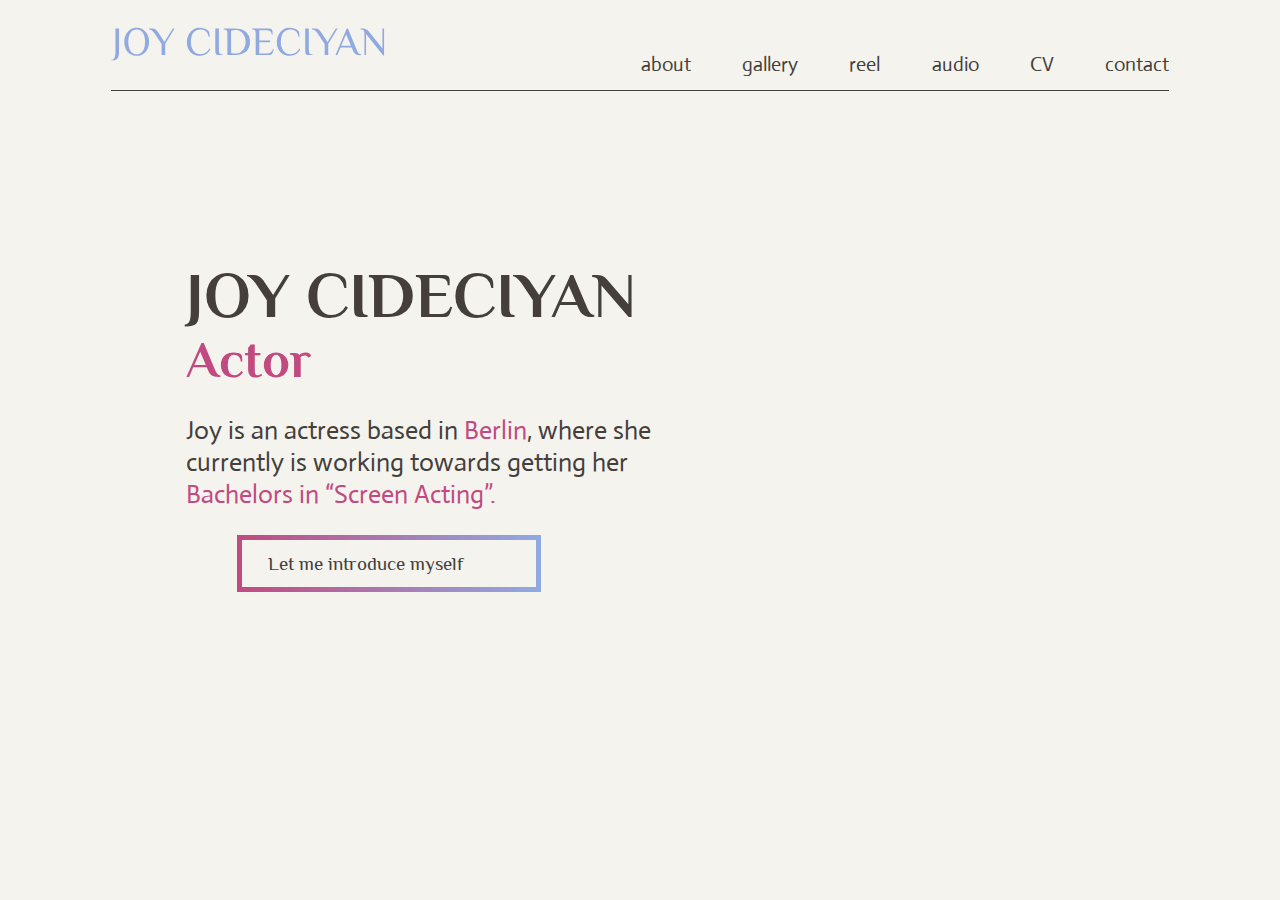
<file: Website/VSC/index.html>
<!DOCTYPE html>
<html lang="en">
<head>
    <meta charset="UTF-8">
    <meta http-equiv="X-UA-Compatible" content="IE=edge">
    <meta name="viewport" content="width=device-width, initial-scale=1.0">
    <title>Joy Cideciyan</title>
    <link rel="preconnect" href="https://fonts.googleapis.com">
<link rel="preconnect" href="https://fonts.gstatic.com" crossorigin>
<link href="https://fonts.googleapis.com/css2?family=Actor&family=Philosopher&display=swap" rel="stylesheet">
    <link rel="stylesheet" href="styles.css">


</head>
<body>
    <div class="wrapper">
        <header class="top-line">
            <a href="index.html"><svg class="banner" width="274" height="34" viewBox="0 0 274 34" fill="none" xmlns="http://www.w3.org/2000/svg">
                <path d="M0.64 32.68C1.92 32.68 2.86667 32 3.48 30.64C4.12 29.28 4.44 27.36 4.44 24.88V1.6H8.04V24.88C8.04 26.96 7.81333 28.6133 7.36 29.84C6.93333 31.0933 6.18667 32.0133 5.12 32.6C4.05333 33.1867 2.56 33.48 0.64 33.48V32.68ZM25.6697 28.8C23.1897 28.8 21.003 28.1867 19.1097 26.96C17.243 25.7333 15.803 24.0533 14.7897 21.92C13.7764 19.7867 13.2697 17.4133 13.2697 14.8C13.2697 12.1867 13.7764 9.81333 14.7897 7.68C15.803 5.54667 17.243 3.86667 19.1097 2.64C21.003 1.41333 23.1897 0.8 25.6697 0.8C28.1497 0.8 30.323 1.41333 32.1897 2.64C34.083 3.86667 35.5364 5.54667 36.5497 7.68C37.563 9.81333 38.0697 12.1867 38.0697 14.8C38.0697 17.4133 37.563 19.7867 36.5497 21.92C35.5364 24.0533 34.083 25.7333 32.1897 26.96C30.323 28.1867 28.1497 28.8 25.6697 28.8ZM25.6697 27.2C27.403 27.2 28.8964 26.6933 30.1497 25.68C31.4297 24.6667 32.403 23.24 33.0697 21.4C33.7364 19.5333 34.0697 17.3333 34.0697 14.8C34.0697 12.2667 33.7364 10.08 33.0697 8.24C32.403 6.37333 31.4297 4.93333 30.1497 3.92C28.8964 2.90666 27.403 2.4 25.6697 2.4C23.9364 2.4 22.4297 2.90666 21.1497 3.92C19.8964 4.93333 18.9364 6.37333 18.2697 8.24C17.603 10.08 17.2697 12.2667 17.2697 14.8C17.2697 17.3333 17.603 19.5333 18.2697 21.4C18.9364 23.24 19.8964 24.6667 21.1497 25.68C22.4297 26.6933 23.9364 27.2 25.6697 27.2ZM43.8078 6.8C43.1145 5.81333 42.5278 5.04 42.0478 4.48C41.5678 3.92 40.9945 3.45333 40.3278 3.08C39.6878 2.68 38.9145 2.45333 38.0078 2.4V1.6H41.6078C42.9411 1.6 44.0611 2 44.9678 2.8C45.8745 3.57333 46.7545 4.64 47.6078 6L53.4078 15L61.7678 1.6H63.5678L54.2078 16.8V28H50.6078V17.08L43.8078 6.8ZM88.285 28.8C85.805 28.8 83.6183 28.2 81.725 27C79.8583 25.8 78.4183 24.1733 77.405 22.12C76.3917 20.04 75.885 17.7333 75.885 15.2C75.885 12.5867 76.4317 10.1733 77.525 7.96C78.645 5.74666 80.1517 4 82.045 2.72C83.965 1.44 86.045 0.8 88.285 0.8C90.4183 0.8 92.285 1.10667 93.885 1.72C95.5117 2.30667 96.7117 3.06667 97.485 4C97.9383 4.56 98.2183 5.30666 98.325 6.24C98.4317 7.14666 98.485 8.4 98.485 10H97.685C97.1783 7.41333 96.245 5.50666 94.885 4.28C93.525 3.02666 91.725 2.4 89.485 2.4C86.605 2.4 84.285 3.41333 82.525 5.44C80.765 7.46667 79.885 10.72 79.885 15.2C79.885 17.3067 80.2183 19.2667 80.885 21.08C81.5783 22.8933 82.645 24.3733 84.085 25.52C85.525 26.64 87.325 27.2 89.485 27.2C91.4317 27.2 93.125 26.7333 94.565 25.8C96.0317 24.8667 97.3383 23.4667 98.485 21.6L99.285 22.2C98.0583 24.6 96.5383 26.3067 94.725 27.32C92.9383 28.3067 90.7917 28.8 88.285 28.8ZM107.887 28C106.9 28 106.153 27.88 105.647 27.64C105.167 27.3733 104.82 26.9067 104.607 26.24C104.393 25.5733 104.287 24.56 104.287 23.2V1.6H107.887V23.2C107.887 24.56 108.073 25.5733 108.447 26.24C108.82 26.88 109.567 27.2 110.687 27.2H111.487V28H107.887ZM116.373 6.4C116.373 5.04 116.186 4.04 115.813 3.4C115.439 2.73333 114.693 2.4 113.573 2.4H112.773V1.6H123.253C128.426 1.6 132.333 2.74667 134.973 5.04C137.639 7.33333 138.973 10.5333 138.973 14.64C138.973 17.28 138.413 19.6133 137.293 21.64C136.173 23.64 134.506 25.2 132.293 26.32C130.106 27.44 127.439 28 124.293 28H116.373V6.4ZM124.173 26.6C126.146 26.6 127.919 26.12 129.493 25.16C131.093 24.1733 132.346 22.8 133.253 21.04C134.159 19.2533 134.613 17.1733 134.613 14.8C134.613 12.48 134.159 10.4267 133.253 8.64C132.373 6.85333 131.133 5.46667 129.533 4.48C127.933 3.49333 126.119 3 124.093 3C122.813 3 121.479 3.21333 120.093 3.64V26.08C121.586 26.4267 122.946 26.6 124.173 26.6ZM144.693 6.4C144.693 5.04 144.506 4.04 144.133 3.4C143.76 2.73333 143.013 2.4 141.893 2.4H141.093V1.6H158.133C160.4 1.6 161.533 2.66667 161.533 4.8V7.8H160.733C160.733 4.73333 159.066 3.2 155.733 3.2H148.293V13.6H159.093V15.2H148.293V26.4H155.293C157.133 26.4 158.573 26.0667 159.613 25.4C160.653 24.7333 161.48 23.6 162.093 22L162.893 22.2L161.493 26C161.013 27.3333 160.013 28 158.493 28H144.693V6.4ZM178.207 28.8C175.727 28.8 173.54 28.2 171.647 27C169.78 25.8 168.34 24.1733 167.327 22.12C166.314 20.04 165.807 17.7333 165.807 15.2C165.807 12.5867 166.354 10.1733 167.447 7.96C168.567 5.74666 170.074 4 171.967 2.72C173.887 1.44 175.967 0.8 178.207 0.8C180.34 0.8 182.207 1.10667 183.807 1.72C185.434 2.30667 186.634 3.06667 187.407 4C187.86 4.56 188.14 5.30666 188.247 6.24C188.354 7.14666 188.407 8.4 188.407 10H187.607C187.1 7.41333 186.167 5.50666 184.807 4.28C183.447 3.02666 181.647 2.4 179.407 2.4C176.527 2.4 174.207 3.41333 172.447 5.44C170.687 7.46667 169.807 10.72 169.807 15.2C169.807 17.3067 170.14 19.2667 170.807 21.08C171.5 22.8933 172.567 24.3733 174.007 25.52C175.447 26.64 177.247 27.2 179.407 27.2C181.354 27.2 183.047 26.7333 184.487 25.8C185.954 24.8667 187.26 23.4667 188.407 21.6L189.207 22.2C187.98 24.6 186.46 26.3067 184.647 27.32C182.86 28.3067 180.714 28.8 178.207 28.8ZM197.808 28C196.822 28 196.075 27.88 195.568 27.64C195.088 27.3733 194.742 26.9067 194.528 26.24C194.315 25.5733 194.208 24.56 194.208 23.2V1.6H197.808V23.2C197.808 24.56 197.995 25.5733 198.368 26.24C198.742 26.88 199.488 27.2 200.608 27.2H201.408V28H197.808ZM206.855 6.8C206.161 5.81333 205.575 5.04 205.095 4.48C204.615 3.92 204.041 3.45333 203.375 3.08C202.735 2.68 201.961 2.45333 201.055 2.4V1.6H204.655C205.988 1.6 207.108 2 208.015 2.8C208.921 3.57333 209.801 4.64 210.655 6L216.455 15L224.815 1.6H226.615L217.255 16.8V28H213.655V17.08L206.855 6.8ZM248.536 28.2C247.256 28.2 245.99 27.8533 244.736 27.16C243.483 26.44 242.483 25.0533 241.736 23L240.736 20.4H229.536L226.336 28H224.536L235.736 1.6H236.936L245.736 23C246.403 24.5467 247.03 25.6133 247.616 26.2C248.203 26.76 249.043 27.0933 250.136 27.2V28C249.656 28.1333 249.123 28.2 248.536 28.2ZM239.936 18.8L235.136 7.2L230.136 18.8H239.936ZM255.047 28H253.447V6.4C253.447 5.12 253.167 4.13333 252.607 3.44C252.074 2.74667 251.154 2.4 249.847 2.4H249.447V1.6H252.047C253.274 1.6 254.314 1.8 255.167 2.2C256.02 2.6 256.78 3.2 257.447 4L271.447 21.4V1.6H273.047V28.4H272.247L255.047 7V28Z" fill="#90A9E1"/>
                </svg>
                </a>
            <nav>
                <ul>
                    <li class="space-between"><a href="about.html">about</a></li>
                    <li><a href="gallery.html">gallery</a></li>
                    <li><a href="reel.html">reel</a></li>
                    <li><a href="audio.html">audio</a></li>
                    <li><a href="CV.html">CV</a></li>
                    <li><a href="contact.html">contact</a></li>
                </ul>
            </nav>
        </header>


        <main class="home">
            <h1 class="name">
                JOY CIDECIYAN
            </h1>
            <h2 class="occupation">
                Actor
            </h2>
            <p>
                Joy is an actress based in <span>Berlin</span>, 
                where she currently is working towards 
                getting her <span>Bachelors in “Screen Acting”.</span>
            </p>
            <div class="box linear-gradient">
                <a href="about.html" class="cta-btns">Let me introduce myself</a>
            </div>
        </main>
        
    </div>

</body>
</html>
</file>
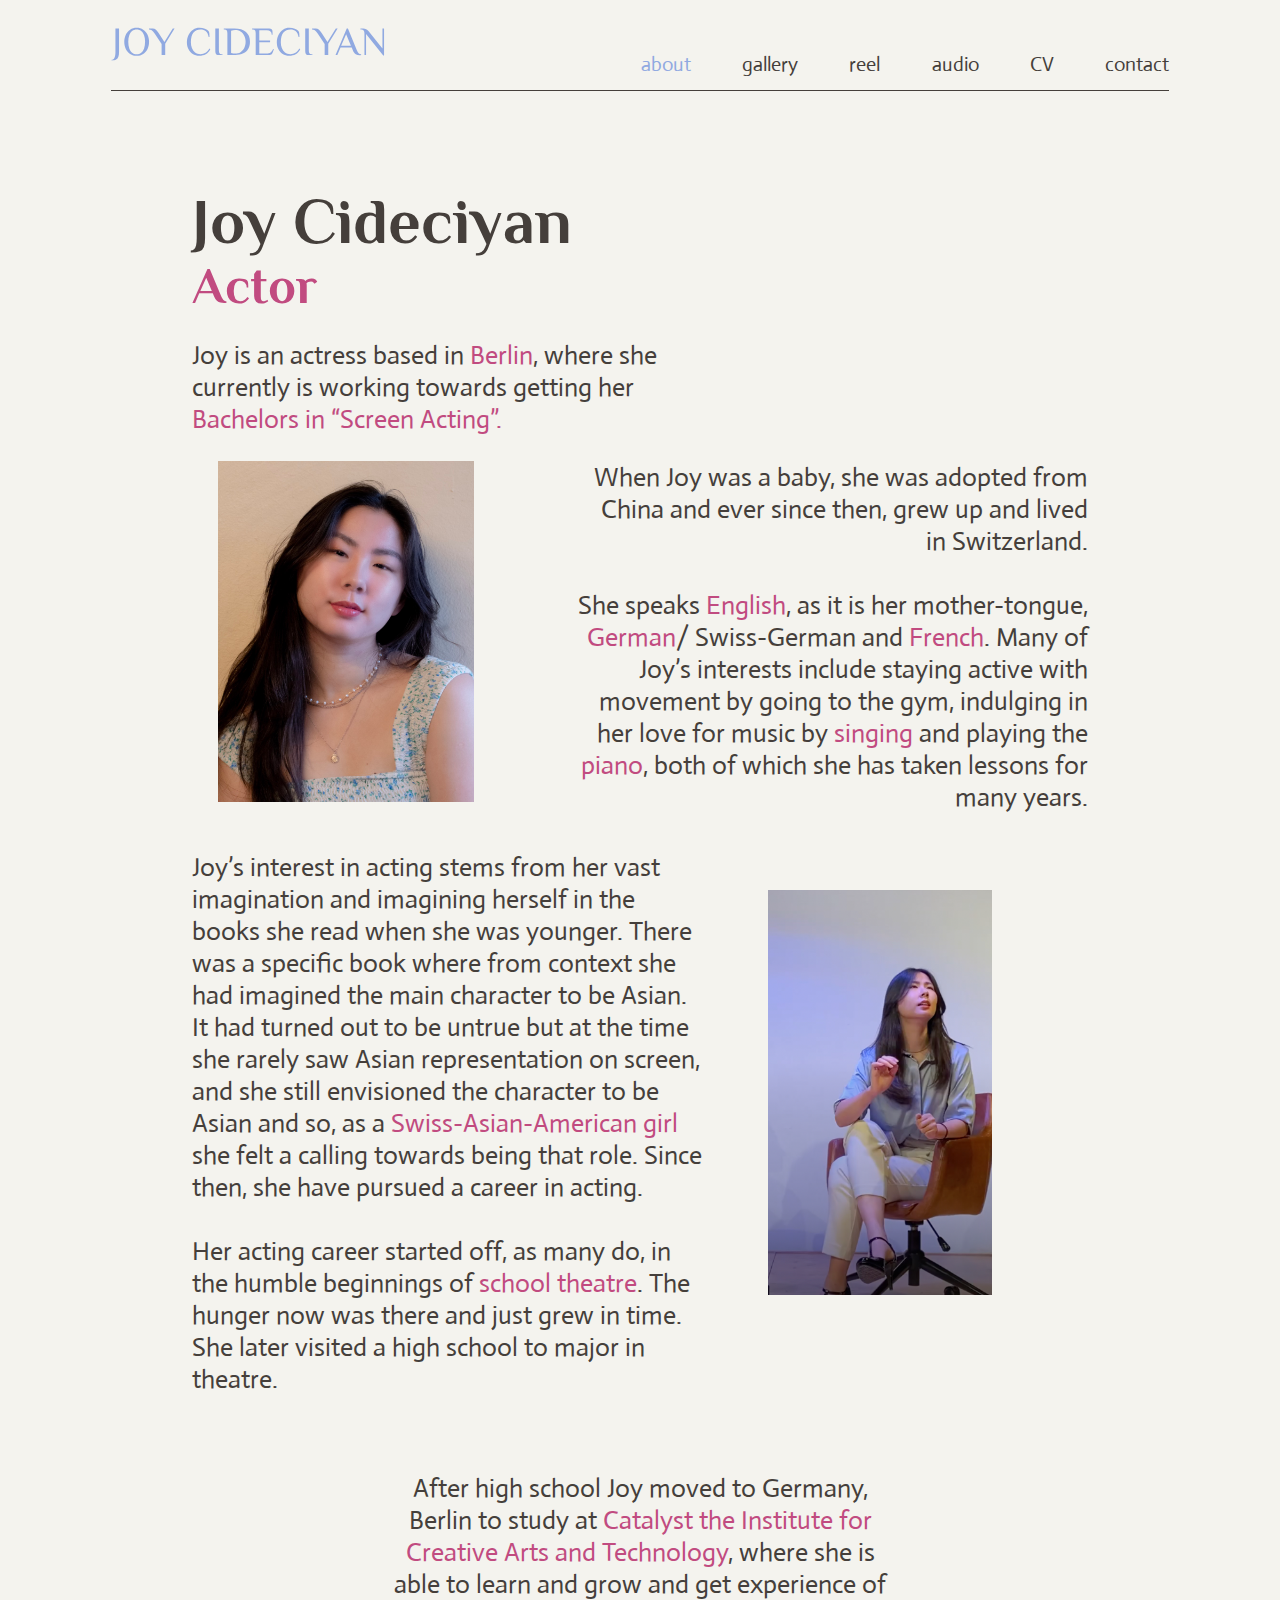
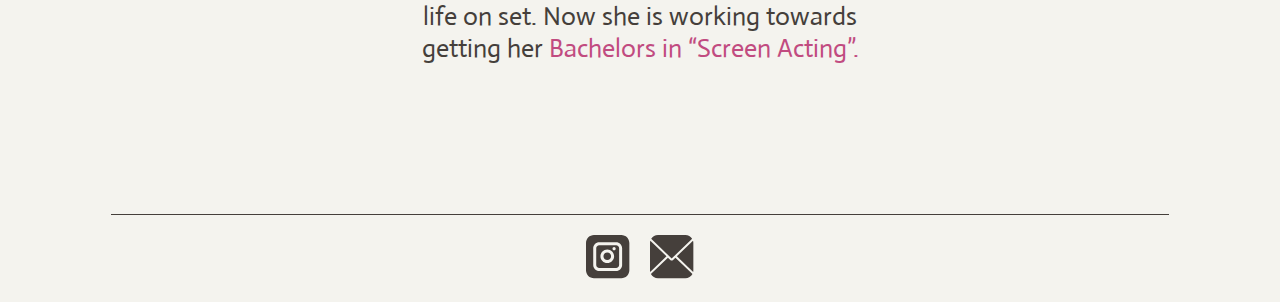
<file: Website/VSC/about.html>
<!DOCTYPE html>
<html lang="en">
<head>
    <meta charset="UTF-8">
    <meta http-equiv="X-UA-Compatible" content="IE=edge">
    <meta name="viewport" content="width=device-width, initial-scale=1.0">
    <title>Joy Cideciyan</title>
    <link rel="preconnect" href="https://fonts.googleapis.com">
<link rel="preconnect" href="https://fonts.gstatic.com" crossorigin>
<link href="https://fonts.googleapis.com/css2?family=Actor&family=Philosopher&display=swap" rel="stylesheet">
    <link rel="stylesheet" href="styles.css">


</head>
<body>
    <div class="wrapper">
        <header class="top-line">
            <a href="index.html"><svg class="banner" width="274" height="34" viewBox="0 0 274 34" fill="none" xmlns="http://www.w3.org/2000/svg">
                <path d="M0.64 32.68C1.92 32.68 2.86667 32 3.48 30.64C4.12 29.28 4.44 27.36 4.44 24.88V1.6H8.04V24.88C8.04 26.96 7.81333 28.6133 7.36 29.84C6.93333 31.0933 6.18667 32.0133 5.12 32.6C4.05333 33.1867 2.56 33.48 0.64 33.48V32.68ZM25.6697 28.8C23.1897 28.8 21.003 28.1867 19.1097 26.96C17.243 25.7333 15.803 24.0533 14.7897 21.92C13.7764 19.7867 13.2697 17.4133 13.2697 14.8C13.2697 12.1867 13.7764 9.81333 14.7897 7.68C15.803 5.54667 17.243 3.86667 19.1097 2.64C21.003 1.41333 23.1897 0.8 25.6697 0.8C28.1497 0.8 30.323 1.41333 32.1897 2.64C34.083 3.86667 35.5364 5.54667 36.5497 7.68C37.563 9.81333 38.0697 12.1867 38.0697 14.8C38.0697 17.4133 37.563 19.7867 36.5497 21.92C35.5364 24.0533 34.083 25.7333 32.1897 26.96C30.323 28.1867 28.1497 28.8 25.6697 28.8ZM25.6697 27.2C27.403 27.2 28.8964 26.6933 30.1497 25.68C31.4297 24.6667 32.403 23.24 33.0697 21.4C33.7364 19.5333 34.0697 17.3333 34.0697 14.8C34.0697 12.2667 33.7364 10.08 33.0697 8.24C32.403 6.37333 31.4297 4.93333 30.1497 3.92C28.8964 2.90666 27.403 2.4 25.6697 2.4C23.9364 2.4 22.4297 2.90666 21.1497 3.92C19.8964 4.93333 18.9364 6.37333 18.2697 8.24C17.603 10.08 17.2697 12.2667 17.2697 14.8C17.2697 17.3333 17.603 19.5333 18.2697 21.4C18.9364 23.24 19.8964 24.6667 21.1497 25.68C22.4297 26.6933 23.9364 27.2 25.6697 27.2ZM43.8078 6.8C43.1145 5.81333 42.5278 5.04 42.0478 4.48C41.5678 3.92 40.9945 3.45333 40.3278 3.08C39.6878 2.68 38.9145 2.45333 38.0078 2.4V1.6H41.6078C42.9411 1.6 44.0611 2 44.9678 2.8C45.8745 3.57333 46.7545 4.64 47.6078 6L53.4078 15L61.7678 1.6H63.5678L54.2078 16.8V28H50.6078V17.08L43.8078 6.8ZM88.285 28.8C85.805 28.8 83.6183 28.2 81.725 27C79.8583 25.8 78.4183 24.1733 77.405 22.12C76.3917 20.04 75.885 17.7333 75.885 15.2C75.885 12.5867 76.4317 10.1733 77.525 7.96C78.645 5.74666 80.1517 4 82.045 2.72C83.965 1.44 86.045 0.8 88.285 0.8C90.4183 0.8 92.285 1.10667 93.885 1.72C95.5117 2.30667 96.7117 3.06667 97.485 4C97.9383 4.56 98.2183 5.30666 98.325 6.24C98.4317 7.14666 98.485 8.4 98.485 10H97.685C97.1783 7.41333 96.245 5.50666 94.885 4.28C93.525 3.02666 91.725 2.4 89.485 2.4C86.605 2.4 84.285 3.41333 82.525 5.44C80.765 7.46667 79.885 10.72 79.885 15.2C79.885 17.3067 80.2183 19.2667 80.885 21.08C81.5783 22.8933 82.645 24.3733 84.085 25.52C85.525 26.64 87.325 27.2 89.485 27.2C91.4317 27.2 93.125 26.7333 94.565 25.8C96.0317 24.8667 97.3383 23.4667 98.485 21.6L99.285 22.2C98.0583 24.6 96.5383 26.3067 94.725 27.32C92.9383 28.3067 90.7917 28.8 88.285 28.8ZM107.887 28C106.9 28 106.153 27.88 105.647 27.64C105.167 27.3733 104.82 26.9067 104.607 26.24C104.393 25.5733 104.287 24.56 104.287 23.2V1.6H107.887V23.2C107.887 24.56 108.073 25.5733 108.447 26.24C108.82 26.88 109.567 27.2 110.687 27.2H111.487V28H107.887ZM116.373 6.4C116.373 5.04 116.186 4.04 115.813 3.4C115.439 2.73333 114.693 2.4 113.573 2.4H112.773V1.6H123.253C128.426 1.6 132.333 2.74667 134.973 5.04C137.639 7.33333 138.973 10.5333 138.973 14.64C138.973 17.28 138.413 19.6133 137.293 21.64C136.173 23.64 134.506 25.2 132.293 26.32C130.106 27.44 127.439 28 124.293 28H116.373V6.4ZM124.173 26.6C126.146 26.6 127.919 26.12 129.493 25.16C131.093 24.1733 132.346 22.8 133.253 21.04C134.159 19.2533 134.613 17.1733 134.613 14.8C134.613 12.48 134.159 10.4267 133.253 8.64C132.373 6.85333 131.133 5.46667 129.533 4.48C127.933 3.49333 126.119 3 124.093 3C122.813 3 121.479 3.21333 120.093 3.64V26.08C121.586 26.4267 122.946 26.6 124.173 26.6ZM144.693 6.4C144.693 5.04 144.506 4.04 144.133 3.4C143.76 2.73333 143.013 2.4 141.893 2.4H141.093V1.6H158.133C160.4 1.6 161.533 2.66667 161.533 4.8V7.8H160.733C160.733 4.73333 159.066 3.2 155.733 3.2H148.293V13.6H159.093V15.2H148.293V26.4H155.293C157.133 26.4 158.573 26.0667 159.613 25.4C160.653 24.7333 161.48 23.6 162.093 22L162.893 22.2L161.493 26C161.013 27.3333 160.013 28 158.493 28H144.693V6.4ZM178.207 28.8C175.727 28.8 173.54 28.2 171.647 27C169.78 25.8 168.34 24.1733 167.327 22.12C166.314 20.04 165.807 17.7333 165.807 15.2C165.807 12.5867 166.354 10.1733 167.447 7.96C168.567 5.74666 170.074 4 171.967 2.72C173.887 1.44 175.967 0.8 178.207 0.8C180.34 0.8 182.207 1.10667 183.807 1.72C185.434 2.30667 186.634 3.06667 187.407 4C187.86 4.56 188.14 5.30666 188.247 6.24C188.354 7.14666 188.407 8.4 188.407 10H187.607C187.1 7.41333 186.167 5.50666 184.807 4.28C183.447 3.02666 181.647 2.4 179.407 2.4C176.527 2.4 174.207 3.41333 172.447 5.44C170.687 7.46667 169.807 10.72 169.807 15.2C169.807 17.3067 170.14 19.2667 170.807 21.08C171.5 22.8933 172.567 24.3733 174.007 25.52C175.447 26.64 177.247 27.2 179.407 27.2C181.354 27.2 183.047 26.7333 184.487 25.8C185.954 24.8667 187.26 23.4667 188.407 21.6L189.207 22.2C187.98 24.6 186.46 26.3067 184.647 27.32C182.86 28.3067 180.714 28.8 178.207 28.8ZM197.808 28C196.822 28 196.075 27.88 195.568 27.64C195.088 27.3733 194.742 26.9067 194.528 26.24C194.315 25.5733 194.208 24.56 194.208 23.2V1.6H197.808V23.2C197.808 24.56 197.995 25.5733 198.368 26.24C198.742 26.88 199.488 27.2 200.608 27.2H201.408V28H197.808ZM206.855 6.8C206.161 5.81333 205.575 5.04 205.095 4.48C204.615 3.92 204.041 3.45333 203.375 3.08C202.735 2.68 201.961 2.45333 201.055 2.4V1.6H204.655C205.988 1.6 207.108 2 208.015 2.8C208.921 3.57333 209.801 4.64 210.655 6L216.455 15L224.815 1.6H226.615L217.255 16.8V28H213.655V17.08L206.855 6.8ZM248.536 28.2C247.256 28.2 245.99 27.8533 244.736 27.16C243.483 26.44 242.483 25.0533 241.736 23L240.736 20.4H229.536L226.336 28H224.536L235.736 1.6H236.936L245.736 23C246.403 24.5467 247.03 25.6133 247.616 26.2C248.203 26.76 249.043 27.0933 250.136 27.2V28C249.656 28.1333 249.123 28.2 248.536 28.2ZM239.936 18.8L235.136 7.2L230.136 18.8H239.936ZM255.047 28H253.447V6.4C253.447 5.12 253.167 4.13333 252.607 3.44C252.074 2.74667 251.154 2.4 249.847 2.4H249.447V1.6H252.047C253.274 1.6 254.314 1.8 255.167 2.2C256.02 2.6 256.78 3.2 257.447 4L271.447 21.4V1.6H273.047V28.4H272.247L255.047 7V28Z" fill="#90A9E1"/>
                </svg>
                </a>
            <nav>
                <ul>
                    <li class="space-between"><a href="about.html" class="active">about</a></li>
                    <li><a href="gallery.html">gallery</a></li>
                    <li><a href="reel.html">reel</a></li>
                    <li><a href="audio.html">audio</a></li>
                    <li><a href="CV.html">CV</a></li>
                    <li><a href="contact.html">contact</a></li>
                </ul>
            </nav>
        </header>



        <main class="about">
            <h1 class="about-name">
                Joy Cideciyan
            </h1>
            <h2 class="occupation">
                Actor
            </h2>
            <div >
            <p class="first">
                Joy is an actress based in <span>Berlin</span>, where she 
                currently is working towards getting her 
                <span>Bachelors in “Screen Acting”.</span>
            </p>
            </div>
            
            <div class="second-group">
                <div class="image">
                    <img src="../images/bild_1 copy.jpeg">
                </div>
                
                <p class="second">
                    When Joy was a baby, she was adopted from China and 
                    ever since then, grew up and lived in Switzerland.
                    <br></br>
                    She speaks <span>English</span>, as it is her mother-tongue, 
                    <span>German</span>/ Swiss-German and <span>French</span>. Many of 
                    Joy’s interests include staying active with 
                    movement by going to the gym, indulging in her 
                    love for music by <span>singing</span> and playing the <span>piano</span>, 
                    both of which she has taken lessons for many 
                    years.
                </p>
                
                
            </div>

            <div class="third-group">
                <p class="third">
                    Joy’s interest in acting stems from her vast 
                    imagination and imagining herself in the books 
                    she read when she was younger. There was a 
                    specific book where from context she had 
                    imagined the main character to be Asian. It 
                    had turned out to be untrue but at the time 
                    she rarely saw Asian representation on screen, 
                    and she still envisioned the character to be 
                    Asian and so, as a <span>Swiss-Asian-American girl</span> 
                    she felt a calling towards being that role. 
                    Since then, she have pursued a career in acting.
                    <br><br>
                    Her acting career started off, as many do, in 
                    the humble beginnings of <span>school theatre</span>. The 
                    hunger now was there and just grew in time. 
                    She later visited a high school to major in 
                    theatre. 
                </p>
                
                <div class="image-2">
                    <img src="../images/Theatre-pic 1.png"> 
                </div>


            </div>
            
            

            <div>
                <p class="fourth">
                After high school Joy moved to Germany, Berlin to study at <span>Catalyst the Institute for Creative Arts and Technology</span>, where she is able to learn and grow and get experience of life on set.
                Now she is working towards getting her <span>Bachelors in “Screen Acting”. </span>
                </p>
            </div>
           
        </main>
        
        
        <footer class="bottom-line">
            <a href="https://www.instagram.com/frosting_5">
                <svg width="44" height="44" viewBox="0 0 44 44" fill="none" xmlns="http://www.w3.org/2000/svg">
                <path fill-rule="evenodd" clip-rule="evenodd" d="M0 8C0 3.58172 3.58172 0 8 0H35.3469C39.7652 0 43.3469 3.58172 43.3469 8V35.3469C43.3469 39.7652 39.7652 43.3469 35.3469 43.3469H8C3.58172 43.3469 0 39.7652 0 35.3469V8ZM30.1224 10.2245H13.2245C11.5676 10.2245 10.2245 11.5676 10.2245 13.2245V30.1224C10.2245 31.7793 11.5676 33.1224 13.2245 33.1224H30.1224C31.7793 33.1224 33.1224 31.7793 33.1224 30.1224V13.2245C33.1224 11.5676 31.7793 10.2245 30.1224 10.2245ZM13.2245 7.22449C9.91078 7.22449 7.22449 9.91078 7.22449 13.2245V30.1224C7.22449 33.4362 9.91078 36.1224 13.2245 36.1224H30.1224C33.4362 36.1224 36.1224 33.4362 36.1224 30.1224V13.2245C36.1224 9.91078 33.4362 7.22449 30.1224 7.22449H13.2245ZM25.0952 21.2721C25.0952 23.3836 23.3836 25.0952 21.2721 25.0952C19.1607 25.0952 17.449 23.3836 17.449 21.2721C17.449 19.1607 19.1607 17.449 21.2721 17.449C23.3836 17.449 25.0952 19.1607 25.0952 21.2721ZM28.0952 21.2721C28.0952 25.0404 25.0404 28.0952 21.2721 28.0952C17.5038 28.0952 14.449 25.0404 14.449 21.2721C14.449 17.5038 17.5038 14.449 21.2721 14.449C25.0404 14.449 28.0952 17.5038 28.0952 21.2721ZM28.0952 15.2517C28.9819 15.2517 29.7007 14.5329 29.7007 13.6463C29.7007 12.7596 28.9819 12.0408 28.0952 12.0408C27.2086 12.0408 26.4898 12.7596 26.4898 13.6463C26.4898 14.5329 27.2086 15.2517 28.0952 15.2517Z" fill="#453F3B"/>
                </svg>
                </a>
            <a href="mailto:joycid21@gmail.com">
                <svg width="44" height="44" viewBox="0 0 44 44" fill="none" xmlns="http://www.w3.org/2000/svg">
                <path fill-rule="evenodd" clip-rule="evenodd" d="M0 8C0 7.20763 0.115199 6.44216 0.329763 5.71943L16.4806 21.2721L0.167107 36.9814C0.057567 36.4538 0 35.9071 0 35.3469V8ZM0.905292 39.0471C2.24086 41.6027 4.91674 43.3469 8 43.3469H35.3469C38.4302 43.3469 41.1061 41.6027 42.4417 39.0471L25.4247 22.6604L23.0608 24.9367C22.2863 25.6825 21.0607 25.6825 20.2862 24.9367L17.9223 22.6604L0.905292 39.0471ZM26.8663 21.2721L43.1798 36.9814C43.2894 36.4538 43.3469 35.9071 43.3469 35.3469V8C43.3469 7.20763 43.2317 6.44216 43.0172 5.71943L26.8663 21.2721ZM21.6735 23.4961L1.20108 3.78193C2.61265 1.5115 5.12981 0 8 0H35.3469C38.2171 0 40.7343 1.5115 42.1459 3.78193L21.6735 23.4961Z" fill="#453F3B"/>
                </svg>
                </a>
            
        </footer>
</body>
</html>
</file>
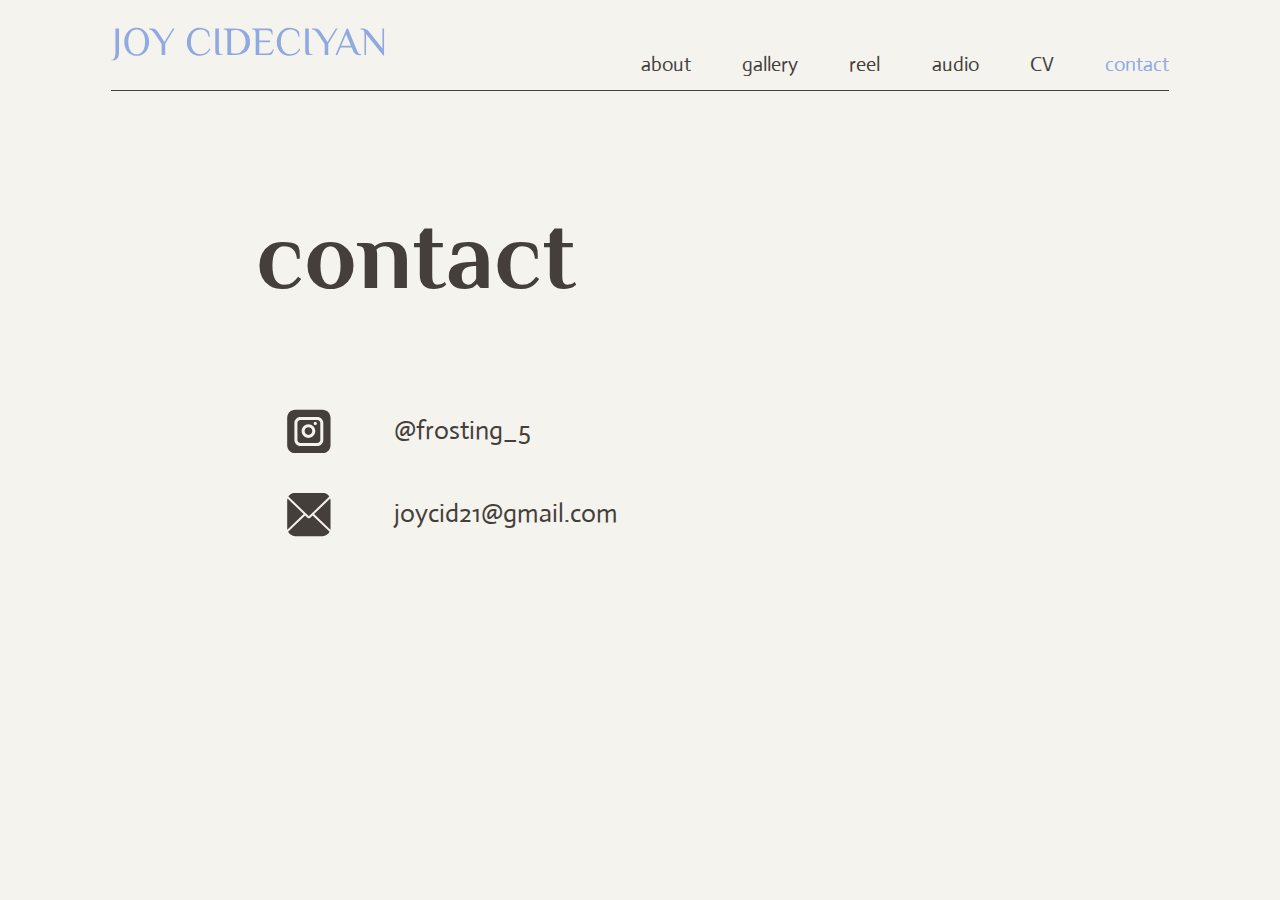
<file: Website/VSC/contact.html>
<!DOCTYPE html>
<html lang="en">
<head>
    <meta charset="UTF-8">
    <meta http-equiv="X-UA-Compatible" content="IE=edge">
    <meta name="viewport" content="width=device-width, initial-scale=1.0">
    <title>Joy Cideciyan</title>
    <link rel="preconnect" href="https://fonts.googleapis.com">
<link rel="preconnect" href="https://fonts.gstatic.com" crossorigin>
<link href="https://fonts.googleapis.com/css2?family=Actor&family=Philosopher&display=swap" rel="stylesheet">
    <link rel="stylesheet" href="styles.css">


</head>
<body>
    <div class="wrapper">
        <header class="top-line">
            <a href="index.html"><svg class="banner" width="274" height="34" viewBox="0 0 274 34" fill="none" xmlns="http://www.w3.org/2000/svg">
                <path d="M0.64 32.68C1.92 32.68 2.86667 32 3.48 30.64C4.12 29.28 4.44 27.36 4.44 24.88V1.6H8.04V24.88C8.04 26.96 7.81333 28.6133 7.36 29.84C6.93333 31.0933 6.18667 32.0133 5.12 32.6C4.05333 33.1867 2.56 33.48 0.64 33.48V32.68ZM25.6697 28.8C23.1897 28.8 21.003 28.1867 19.1097 26.96C17.243 25.7333 15.803 24.0533 14.7897 21.92C13.7764 19.7867 13.2697 17.4133 13.2697 14.8C13.2697 12.1867 13.7764 9.81333 14.7897 7.68C15.803 5.54667 17.243 3.86667 19.1097 2.64C21.003 1.41333 23.1897 0.8 25.6697 0.8C28.1497 0.8 30.323 1.41333 32.1897 2.64C34.083 3.86667 35.5364 5.54667 36.5497 7.68C37.563 9.81333 38.0697 12.1867 38.0697 14.8C38.0697 17.4133 37.563 19.7867 36.5497 21.92C35.5364 24.0533 34.083 25.7333 32.1897 26.96C30.323 28.1867 28.1497 28.8 25.6697 28.8ZM25.6697 27.2C27.403 27.2 28.8964 26.6933 30.1497 25.68C31.4297 24.6667 32.403 23.24 33.0697 21.4C33.7364 19.5333 34.0697 17.3333 34.0697 14.8C34.0697 12.2667 33.7364 10.08 33.0697 8.24C32.403 6.37333 31.4297 4.93333 30.1497 3.92C28.8964 2.90666 27.403 2.4 25.6697 2.4C23.9364 2.4 22.4297 2.90666 21.1497 3.92C19.8964 4.93333 18.9364 6.37333 18.2697 8.24C17.603 10.08 17.2697 12.2667 17.2697 14.8C17.2697 17.3333 17.603 19.5333 18.2697 21.4C18.9364 23.24 19.8964 24.6667 21.1497 25.68C22.4297 26.6933 23.9364 27.2 25.6697 27.2ZM43.8078 6.8C43.1145 5.81333 42.5278 5.04 42.0478 4.48C41.5678 3.92 40.9945 3.45333 40.3278 3.08C39.6878 2.68 38.9145 2.45333 38.0078 2.4V1.6H41.6078C42.9411 1.6 44.0611 2 44.9678 2.8C45.8745 3.57333 46.7545 4.64 47.6078 6L53.4078 15L61.7678 1.6H63.5678L54.2078 16.8V28H50.6078V17.08L43.8078 6.8ZM88.285 28.8C85.805 28.8 83.6183 28.2 81.725 27C79.8583 25.8 78.4183 24.1733 77.405 22.12C76.3917 20.04 75.885 17.7333 75.885 15.2C75.885 12.5867 76.4317 10.1733 77.525 7.96C78.645 5.74666 80.1517 4 82.045 2.72C83.965 1.44 86.045 0.8 88.285 0.8C90.4183 0.8 92.285 1.10667 93.885 1.72C95.5117 2.30667 96.7117 3.06667 97.485 4C97.9383 4.56 98.2183 5.30666 98.325 6.24C98.4317 7.14666 98.485 8.4 98.485 10H97.685C97.1783 7.41333 96.245 5.50666 94.885 4.28C93.525 3.02666 91.725 2.4 89.485 2.4C86.605 2.4 84.285 3.41333 82.525 5.44C80.765 7.46667 79.885 10.72 79.885 15.2C79.885 17.3067 80.2183 19.2667 80.885 21.08C81.5783 22.8933 82.645 24.3733 84.085 25.52C85.525 26.64 87.325 27.2 89.485 27.2C91.4317 27.2 93.125 26.7333 94.565 25.8C96.0317 24.8667 97.3383 23.4667 98.485 21.6L99.285 22.2C98.0583 24.6 96.5383 26.3067 94.725 27.32C92.9383 28.3067 90.7917 28.8 88.285 28.8ZM107.887 28C106.9 28 106.153 27.88 105.647 27.64C105.167 27.3733 104.82 26.9067 104.607 26.24C104.393 25.5733 104.287 24.56 104.287 23.2V1.6H107.887V23.2C107.887 24.56 108.073 25.5733 108.447 26.24C108.82 26.88 109.567 27.2 110.687 27.2H111.487V28H107.887ZM116.373 6.4C116.373 5.04 116.186 4.04 115.813 3.4C115.439 2.73333 114.693 2.4 113.573 2.4H112.773V1.6H123.253C128.426 1.6 132.333 2.74667 134.973 5.04C137.639 7.33333 138.973 10.5333 138.973 14.64C138.973 17.28 138.413 19.6133 137.293 21.64C136.173 23.64 134.506 25.2 132.293 26.32C130.106 27.44 127.439 28 124.293 28H116.373V6.4ZM124.173 26.6C126.146 26.6 127.919 26.12 129.493 25.16C131.093 24.1733 132.346 22.8 133.253 21.04C134.159 19.2533 134.613 17.1733 134.613 14.8C134.613 12.48 134.159 10.4267 133.253 8.64C132.373 6.85333 131.133 5.46667 129.533 4.48C127.933 3.49333 126.119 3 124.093 3C122.813 3 121.479 3.21333 120.093 3.64V26.08C121.586 26.4267 122.946 26.6 124.173 26.6ZM144.693 6.4C144.693 5.04 144.506 4.04 144.133 3.4C143.76 2.73333 143.013 2.4 141.893 2.4H141.093V1.6H158.133C160.4 1.6 161.533 2.66667 161.533 4.8V7.8H160.733C160.733 4.73333 159.066 3.2 155.733 3.2H148.293V13.6H159.093V15.2H148.293V26.4H155.293C157.133 26.4 158.573 26.0667 159.613 25.4C160.653 24.7333 161.48 23.6 162.093 22L162.893 22.2L161.493 26C161.013 27.3333 160.013 28 158.493 28H144.693V6.4ZM178.207 28.8C175.727 28.8 173.54 28.2 171.647 27C169.78 25.8 168.34 24.1733 167.327 22.12C166.314 20.04 165.807 17.7333 165.807 15.2C165.807 12.5867 166.354 10.1733 167.447 7.96C168.567 5.74666 170.074 4 171.967 2.72C173.887 1.44 175.967 0.8 178.207 0.8C180.34 0.8 182.207 1.10667 183.807 1.72C185.434 2.30667 186.634 3.06667 187.407 4C187.86 4.56 188.14 5.30666 188.247 6.24C188.354 7.14666 188.407 8.4 188.407 10H187.607C187.1 7.41333 186.167 5.50666 184.807 4.28C183.447 3.02666 181.647 2.4 179.407 2.4C176.527 2.4 174.207 3.41333 172.447 5.44C170.687 7.46667 169.807 10.72 169.807 15.2C169.807 17.3067 170.14 19.2667 170.807 21.08C171.5 22.8933 172.567 24.3733 174.007 25.52C175.447 26.64 177.247 27.2 179.407 27.2C181.354 27.2 183.047 26.7333 184.487 25.8C185.954 24.8667 187.26 23.4667 188.407 21.6L189.207 22.2C187.98 24.6 186.46 26.3067 184.647 27.32C182.86 28.3067 180.714 28.8 178.207 28.8ZM197.808 28C196.822 28 196.075 27.88 195.568 27.64C195.088 27.3733 194.742 26.9067 194.528 26.24C194.315 25.5733 194.208 24.56 194.208 23.2V1.6H197.808V23.2C197.808 24.56 197.995 25.5733 198.368 26.24C198.742 26.88 199.488 27.2 200.608 27.2H201.408V28H197.808ZM206.855 6.8C206.161 5.81333 205.575 5.04 205.095 4.48C204.615 3.92 204.041 3.45333 203.375 3.08C202.735 2.68 201.961 2.45333 201.055 2.4V1.6H204.655C205.988 1.6 207.108 2 208.015 2.8C208.921 3.57333 209.801 4.64 210.655 6L216.455 15L224.815 1.6H226.615L217.255 16.8V28H213.655V17.08L206.855 6.8ZM248.536 28.2C247.256 28.2 245.99 27.8533 244.736 27.16C243.483 26.44 242.483 25.0533 241.736 23L240.736 20.4H229.536L226.336 28H224.536L235.736 1.6H236.936L245.736 23C246.403 24.5467 247.03 25.6133 247.616 26.2C248.203 26.76 249.043 27.0933 250.136 27.2V28C249.656 28.1333 249.123 28.2 248.536 28.2ZM239.936 18.8L235.136 7.2L230.136 18.8H239.936ZM255.047 28H253.447V6.4C253.447 5.12 253.167 4.13333 252.607 3.44C252.074 2.74667 251.154 2.4 249.847 2.4H249.447V1.6H252.047C253.274 1.6 254.314 1.8 255.167 2.2C256.02 2.6 256.78 3.2 257.447 4L271.447 21.4V1.6H273.047V28.4H272.247L255.047 7V28Z" fill="#90A9E1"/>
                </svg>
                </a>
            <nav>
                <ul>
                    <li class="space-between"><a href="about.html">about</a></li>
                    <li><a href="gallery.html">gallery</a></li>
                    <li><a href="reel.html">reel</a></li>
                    <li><a href="audio.html">audio</a></li>
                    <li><a href="CV.html">CV</a></li>
                    <li><a href="contact.html" class="active">contact</a></li>
                </ul>
            </nav>
        </header>


    <main class="gallery">
        <div class="name">
            <h2>contact</h2>
        </div>
        <div class="contact-detail">
            <a href="https://www.instagram.com/frosting_5/">
                <svg class="insta-icon"width="44" height="44" viewBox="0 0 44 44" fill="none" xmlns="http://www.w3.org/2000/svg">
                <path fill-rule="evenodd" clip-rule="evenodd" d="M0 8C0 3.58172 3.58172 0 8 0H35.3469C39.7652 0 43.3469 3.58172 43.3469 8V35.3469C43.3469 39.7652 39.7652 43.3469 35.3469 43.3469H8C3.58172 43.3469 0 39.7652 0 35.3469V8ZM30.1224 10.2245H13.2245C11.5676 10.2245 10.2245 11.5676 10.2245 13.2245V30.1224C10.2245 31.7793 11.5676 33.1224 13.2245 33.1224H30.1224C31.7793 33.1224 33.1224 31.7793 33.1224 30.1224V13.2245C33.1224 11.5676 31.7793 10.2245 30.1224 10.2245ZM13.2245 7.22449C9.91078 7.22449 7.22449 9.91078 7.22449 13.2245V30.1224C7.22449 33.4362 9.91078 36.1224 13.2245 36.1224H30.1224C33.4362 36.1224 36.1224 33.4362 36.1224 30.1224V13.2245C36.1224 9.91078 33.4362 7.22449 30.1224 7.22449H13.2245ZM25.0952 21.2721C25.0952 23.3836 23.3836 25.0952 21.2721 25.0952C19.1607 25.0952 17.449 23.3836 17.449 21.2721C17.449 19.1607 19.1607 17.449 21.2721 17.449C23.3836 17.449 25.0952 19.1607 25.0952 21.2721ZM28.0952 21.2721C28.0952 25.0404 25.0404 28.0952 21.2721 28.0952C17.5038 28.0952 14.449 25.0404 14.449 21.2721C14.449 17.5038 17.5038 14.449 21.2721 14.449C25.0404 14.449 28.0952 17.5038 28.0952 21.2721ZM28.0952 15.2517C28.9819 15.2517 29.7007 14.5329 29.7007 13.6463C29.7007 12.7596 28.9819 12.0408 28.0952 12.0408C27.2086 12.0408 26.4898 12.7596 26.4898 13.6463C26.4898 14.5329 27.2086 15.2517 28.0952 15.2517Z" fill="#453F3B"/>
                </svg>
                </a>
            <p class="information"><a href="https://www.instagram.com/frosting_5/">@frosting_5</p></a>
        </div>

        <div class="contact-detail">
            <a href="mailto:joycid21@gmail.com">
                <svg class="email-icon" width="44" height="44" viewBox="0 0 44 44" fill="none" xmlns="http://www.w3.org/2000/svg">
                <path fill-rule="evenodd" clip-rule="evenodd" d="M0 8C0 7.20763 0.115199 6.44216 0.329763 5.71943L16.4806 21.2721L0.167107 36.9814C0.057567 36.4538 0 35.9071 0 35.3469V8ZM0.905292 39.0471C2.24086 41.6027 4.91674 43.3469 8 43.3469H35.3469C38.4302 43.3469 41.1061 41.6027 42.4417 39.0471L25.4247 22.6604L23.0608 24.9367C22.2863 25.6825 21.0607 25.6825 20.2862 24.9367L17.9223 22.6604L0.905292 39.0471ZM26.8663 21.2721L43.1798 36.9814C43.2894 36.4538 43.3469 35.9071 43.3469 35.3469V8C43.3469 7.20763 43.2317 6.44216 43.0172 5.71943L26.8663 21.2721ZM21.6735 23.4961L1.20108 3.78193C2.61265 1.5115 5.12981 0 8 0H35.3469C38.2171 0 40.7343 1.5115 42.1459 3.78193L21.6735 23.4961Z" fill="#453F3B"/>
                </svg>
                </a>
            <p class="information"><a href="mailto:joycid21@gmail.com">joycid21@gmail.com</p></a>
        </div>


        </div>
    </main>


</div>

</body>
</html>
</file>
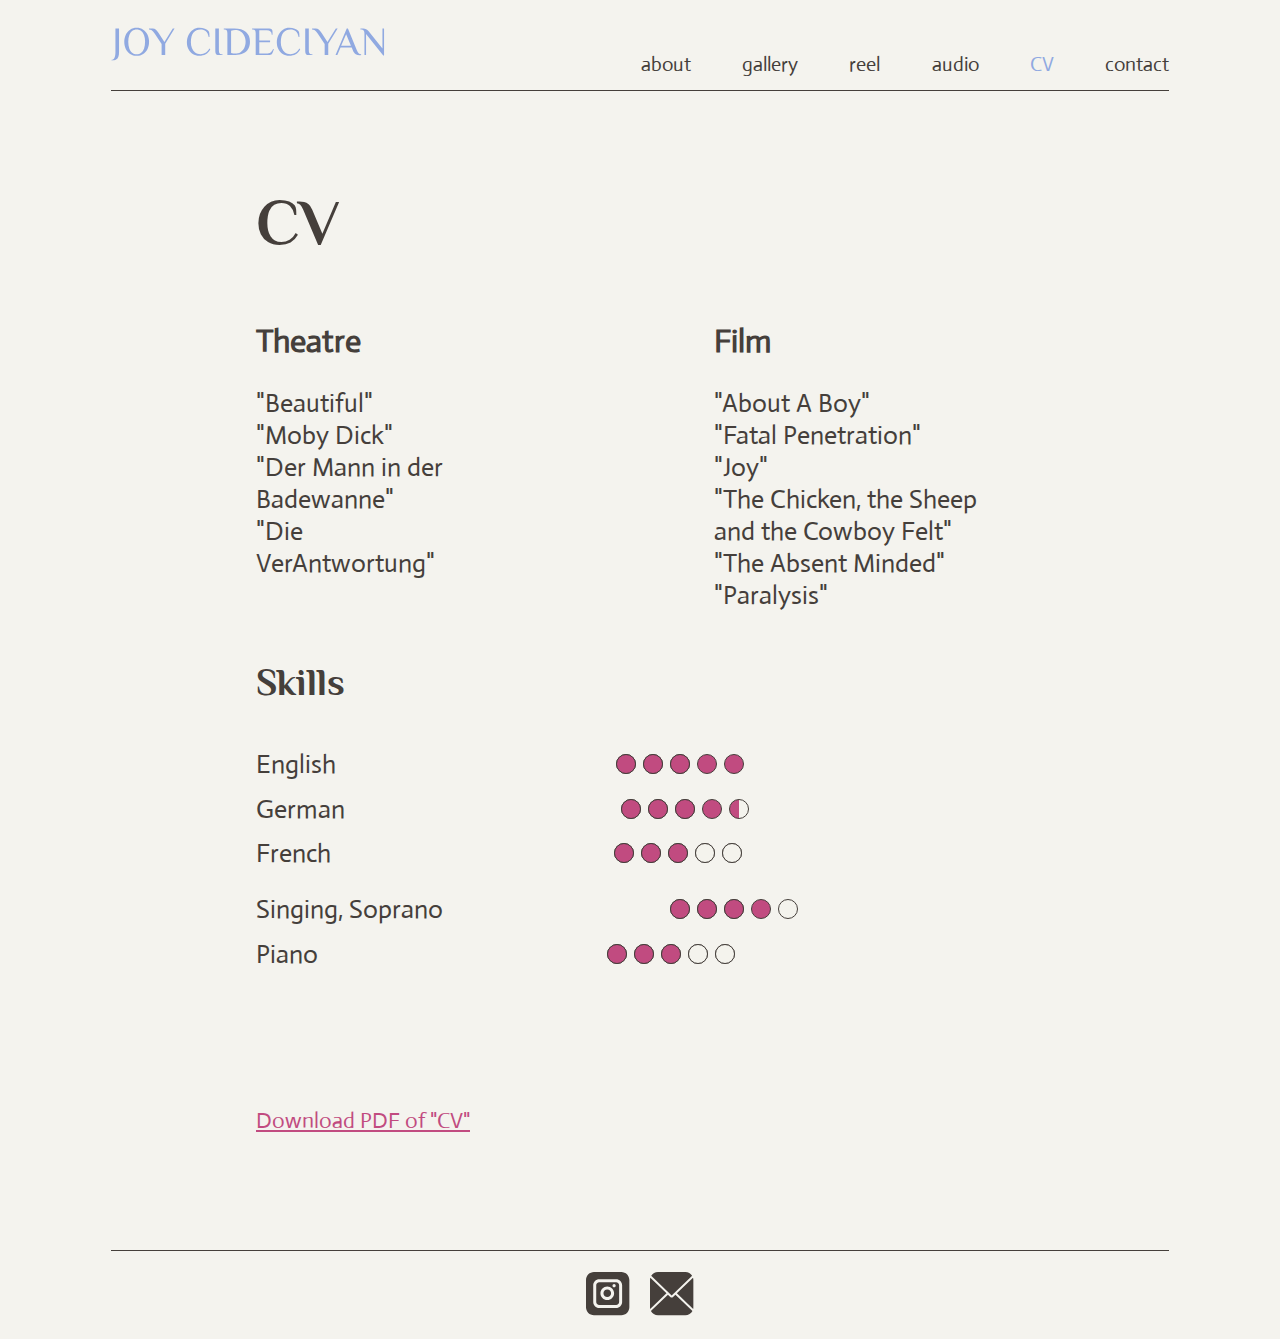
<file: Website/VSC/CV.html>
<!DOCTYPE html>
<html lang="en">
<head>
    <meta charset="UTF-8">
    <meta http-equiv="X-UA-Compatible" content="IE=edge">
    <meta name="viewport" content="width=device-width, initial-scale=1.0">
    <title>Joy Cideciyan</title>
    <link rel="preconnect" href="https://fonts.googleapis.com">
<link rel="preconnect" href="https://fonts.gstatic.com" crossorigin>
<link href="https://fonts.googleapis.com/css2?family=Actor&family=Philosopher&display=swap" rel="stylesheet">
    <link rel="stylesheet" href="styles.css">


</head>
<body>
    <div class="wrapper">
        <header class="top-line">
            <a href="index.html"><svg class="banner" width="274" height="34" viewBox="0 0 274 34" fill="none" xmlns="http://www.w3.org/2000/svg">
                <path d="M0.64 32.68C1.92 32.68 2.86667 32 3.48 30.64C4.12 29.28 4.44 27.36 4.44 24.88V1.6H8.04V24.88C8.04 26.96 7.81333 28.6133 7.36 29.84C6.93333 31.0933 6.18667 32.0133 5.12 32.6C4.05333 33.1867 2.56 33.48 0.64 33.48V32.68ZM25.6697 28.8C23.1897 28.8 21.003 28.1867 19.1097 26.96C17.243 25.7333 15.803 24.0533 14.7897 21.92C13.7764 19.7867 13.2697 17.4133 13.2697 14.8C13.2697 12.1867 13.7764 9.81333 14.7897 7.68C15.803 5.54667 17.243 3.86667 19.1097 2.64C21.003 1.41333 23.1897 0.8 25.6697 0.8C28.1497 0.8 30.323 1.41333 32.1897 2.64C34.083 3.86667 35.5364 5.54667 36.5497 7.68C37.563 9.81333 38.0697 12.1867 38.0697 14.8C38.0697 17.4133 37.563 19.7867 36.5497 21.92C35.5364 24.0533 34.083 25.7333 32.1897 26.96C30.323 28.1867 28.1497 28.8 25.6697 28.8ZM25.6697 27.2C27.403 27.2 28.8964 26.6933 30.1497 25.68C31.4297 24.6667 32.403 23.24 33.0697 21.4C33.7364 19.5333 34.0697 17.3333 34.0697 14.8C34.0697 12.2667 33.7364 10.08 33.0697 8.24C32.403 6.37333 31.4297 4.93333 30.1497 3.92C28.8964 2.90666 27.403 2.4 25.6697 2.4C23.9364 2.4 22.4297 2.90666 21.1497 3.92C19.8964 4.93333 18.9364 6.37333 18.2697 8.24C17.603 10.08 17.2697 12.2667 17.2697 14.8C17.2697 17.3333 17.603 19.5333 18.2697 21.4C18.9364 23.24 19.8964 24.6667 21.1497 25.68C22.4297 26.6933 23.9364 27.2 25.6697 27.2ZM43.8078 6.8C43.1145 5.81333 42.5278 5.04 42.0478 4.48C41.5678 3.92 40.9945 3.45333 40.3278 3.08C39.6878 2.68 38.9145 2.45333 38.0078 2.4V1.6H41.6078C42.9411 1.6 44.0611 2 44.9678 2.8C45.8745 3.57333 46.7545 4.64 47.6078 6L53.4078 15L61.7678 1.6H63.5678L54.2078 16.8V28H50.6078V17.08L43.8078 6.8ZM88.285 28.8C85.805 28.8 83.6183 28.2 81.725 27C79.8583 25.8 78.4183 24.1733 77.405 22.12C76.3917 20.04 75.885 17.7333 75.885 15.2C75.885 12.5867 76.4317 10.1733 77.525 7.96C78.645 5.74666 80.1517 4 82.045 2.72C83.965 1.44 86.045 0.8 88.285 0.8C90.4183 0.8 92.285 1.10667 93.885 1.72C95.5117 2.30667 96.7117 3.06667 97.485 4C97.9383 4.56 98.2183 5.30666 98.325 6.24C98.4317 7.14666 98.485 8.4 98.485 10H97.685C97.1783 7.41333 96.245 5.50666 94.885 4.28C93.525 3.02666 91.725 2.4 89.485 2.4C86.605 2.4 84.285 3.41333 82.525 5.44C80.765 7.46667 79.885 10.72 79.885 15.2C79.885 17.3067 80.2183 19.2667 80.885 21.08C81.5783 22.8933 82.645 24.3733 84.085 25.52C85.525 26.64 87.325 27.2 89.485 27.2C91.4317 27.2 93.125 26.7333 94.565 25.8C96.0317 24.8667 97.3383 23.4667 98.485 21.6L99.285 22.2C98.0583 24.6 96.5383 26.3067 94.725 27.32C92.9383 28.3067 90.7917 28.8 88.285 28.8ZM107.887 28C106.9 28 106.153 27.88 105.647 27.64C105.167 27.3733 104.82 26.9067 104.607 26.24C104.393 25.5733 104.287 24.56 104.287 23.2V1.6H107.887V23.2C107.887 24.56 108.073 25.5733 108.447 26.24C108.82 26.88 109.567 27.2 110.687 27.2H111.487V28H107.887ZM116.373 6.4C116.373 5.04 116.186 4.04 115.813 3.4C115.439 2.73333 114.693 2.4 113.573 2.4H112.773V1.6H123.253C128.426 1.6 132.333 2.74667 134.973 5.04C137.639 7.33333 138.973 10.5333 138.973 14.64C138.973 17.28 138.413 19.6133 137.293 21.64C136.173 23.64 134.506 25.2 132.293 26.32C130.106 27.44 127.439 28 124.293 28H116.373V6.4ZM124.173 26.6C126.146 26.6 127.919 26.12 129.493 25.16C131.093 24.1733 132.346 22.8 133.253 21.04C134.159 19.2533 134.613 17.1733 134.613 14.8C134.613 12.48 134.159 10.4267 133.253 8.64C132.373 6.85333 131.133 5.46667 129.533 4.48C127.933 3.49333 126.119 3 124.093 3C122.813 3 121.479 3.21333 120.093 3.64V26.08C121.586 26.4267 122.946 26.6 124.173 26.6ZM144.693 6.4C144.693 5.04 144.506 4.04 144.133 3.4C143.76 2.73333 143.013 2.4 141.893 2.4H141.093V1.6H158.133C160.4 1.6 161.533 2.66667 161.533 4.8V7.8H160.733C160.733 4.73333 159.066 3.2 155.733 3.2H148.293V13.6H159.093V15.2H148.293V26.4H155.293C157.133 26.4 158.573 26.0667 159.613 25.4C160.653 24.7333 161.48 23.6 162.093 22L162.893 22.2L161.493 26C161.013 27.3333 160.013 28 158.493 28H144.693V6.4ZM178.207 28.8C175.727 28.8 173.54 28.2 171.647 27C169.78 25.8 168.34 24.1733 167.327 22.12C166.314 20.04 165.807 17.7333 165.807 15.2C165.807 12.5867 166.354 10.1733 167.447 7.96C168.567 5.74666 170.074 4 171.967 2.72C173.887 1.44 175.967 0.8 178.207 0.8C180.34 0.8 182.207 1.10667 183.807 1.72C185.434 2.30667 186.634 3.06667 187.407 4C187.86 4.56 188.14 5.30666 188.247 6.24C188.354 7.14666 188.407 8.4 188.407 10H187.607C187.1 7.41333 186.167 5.50666 184.807 4.28C183.447 3.02666 181.647 2.4 179.407 2.4C176.527 2.4 174.207 3.41333 172.447 5.44C170.687 7.46667 169.807 10.72 169.807 15.2C169.807 17.3067 170.14 19.2667 170.807 21.08C171.5 22.8933 172.567 24.3733 174.007 25.52C175.447 26.64 177.247 27.2 179.407 27.2C181.354 27.2 183.047 26.7333 184.487 25.8C185.954 24.8667 187.26 23.4667 188.407 21.6L189.207 22.2C187.98 24.6 186.46 26.3067 184.647 27.32C182.86 28.3067 180.714 28.8 178.207 28.8ZM197.808 28C196.822 28 196.075 27.88 195.568 27.64C195.088 27.3733 194.742 26.9067 194.528 26.24C194.315 25.5733 194.208 24.56 194.208 23.2V1.6H197.808V23.2C197.808 24.56 197.995 25.5733 198.368 26.24C198.742 26.88 199.488 27.2 200.608 27.2H201.408V28H197.808ZM206.855 6.8C206.161 5.81333 205.575 5.04 205.095 4.48C204.615 3.92 204.041 3.45333 203.375 3.08C202.735 2.68 201.961 2.45333 201.055 2.4V1.6H204.655C205.988 1.6 207.108 2 208.015 2.8C208.921 3.57333 209.801 4.64 210.655 6L216.455 15L224.815 1.6H226.615L217.255 16.8V28H213.655V17.08L206.855 6.8ZM248.536 28.2C247.256 28.2 245.99 27.8533 244.736 27.16C243.483 26.44 242.483 25.0533 241.736 23L240.736 20.4H229.536L226.336 28H224.536L235.736 1.6H236.936L245.736 23C246.403 24.5467 247.03 25.6133 247.616 26.2C248.203 26.76 249.043 27.0933 250.136 27.2V28C249.656 28.1333 249.123 28.2 248.536 28.2ZM239.936 18.8L235.136 7.2L230.136 18.8H239.936ZM255.047 28H253.447V6.4C253.447 5.12 253.167 4.13333 252.607 3.44C252.074 2.74667 251.154 2.4 249.847 2.4H249.447V1.6H252.047C253.274 1.6 254.314 1.8 255.167 2.2C256.02 2.6 256.78 3.2 257.447 4L271.447 21.4V1.6H273.047V28.4H272.247L255.047 7V28Z" fill="#90A9E1"/>
                </svg>
                </a>
            <nav>
                <ul>
                    <li class="space-between"><a href="about.html">about</a></li>
                    <li><a href="gallery.html">gallery</a></li>
                    <li><a href="reel.html">reel</a></li>
                    <li><a href="audio.html">audio</a></li>
                    <li><a href="CV.html" class="active">CV</a></li>
                    <li><a href="contact.html">contact</a></li>
                </ul>
            </nav>
        </header>

    <main class="gallery">
        <h1 class="name">
            CV
        </h1>
        <div class="work-experience">
            <ul>
                <li><h2 class="theatre-title CV">Theatre</h2></li>
                <li class="CV">"Beautiful"</li>
                <li class="CV">"Moby Dick"</li>
                <li class="CV">"Der Mann in der Badewanne"</li>
                <li class="CV">"Die VerAntwortung"</li>
            </ul>
            <ul>
                <li><h2 class="film-title">Film</h2></li>
                <li class="CV">"About A Boy"</li>
                <li class="CV">"Fatal Penetration"</li>
                <li class="CV">"Joy"</li>
                <li class="CV">"The Chicken, the Sheep and the Cowboy Felt"</li>
                <li class="CV">"The Absent Minded"</li>
                <li class="CV">"Paralysis"</li>
            </ul>
        </div>

        <div class="skills">
            <h3>Skills</h3>
            
            <div class="skill">
                <p>English</p>
            <svg class="circles" width="128" height="20" viewBox="0 0 128 20" fill="none" xmlns="http://www.w3.org/2000/svg">
                <circle cx="10" cy="10" r="9.5" fill="#C14B80" stroke="#453F3B"/>
                <circle cx="37" cy="10" r="9.5" fill="#C14B80" stroke="#453F3B"/>
                <circle cx="64" cy="10" r="9.5" fill="#C14B80" stroke="#453F3B"/>
                <circle cx="91" cy="10" r="9.5" fill="#C14B80" stroke="#453F3B"/>
                <circle cx="118" cy="10" r="9.5" fill="#C14B80" stroke="#453F3B"/>
                <circle cx="10" cy="10" r="9.5" fill="#C14B80" stroke="#453F3B"/>
                <circle cx="37" cy="10" r="9.5" fill="#C14B80" stroke="#453F3B"/>
                <circle cx="64" cy="10" r="9.5" fill="#C14B80" stroke="#453F3B"/>
                </svg>
            </div>
            
            <div class="skill">
                <p>German</p>
            <svg class="circles" width="128" height="20" viewBox="0 0 128 20" fill="none" xmlns="http://www.w3.org/2000/svg">
                <circle cx="10" cy="10" r="9.5" fill="#C14B80" stroke="#453F3B"/>
                <circle cx="37" cy="10" r="9.5" fill="#C14B80" stroke="#453F3B"/>
                <circle cx="64" cy="10" r="9.5" fill="#C14B80" stroke="#453F3B"/>
                <circle cx="10" cy="10" r="9.5" fill="#C14B80" stroke="#453F3B"/>
                <circle cx="37" cy="10" r="9.5" fill="#C14B80" stroke="#453F3B"/>
                <circle cx="64" cy="10" r="9.5" fill="#C14B80" stroke="#453F3B"/>
                <circle cx="91" cy="10" r="9.5" fill="#C14B80" stroke="#453F3B"/>
                <circle cx="118" cy="10" r="9.5" fill="url(#paint0_linear_22_57)" stroke="#453F3B"/>
                <defs>
                <linearGradient id="paint0_linear_22_57" x1="108" y1="10.5" x2="127.5" y2="10.5" gradientUnits="userSpaceOnUse">
                <stop offset="0.510417" stop-color="#C14B80"/>
                <stop offset="0.510517" stop-color="#F4F3ED"/>
                </linearGradient>
                </defs>
                </svg>
            </div>
            
            <div class="skill">
                <p>French</p>
            <svg class="circles" width="128" height="20" viewBox="0 0 128 20" fill="none" xmlns="http://www.w3.org/2000/svg">
                <circle cx="10" cy="10" r="9.5" fill="#C14B80" stroke="#453F3B"/>
                <circle cx="37" cy="10" r="9.5" fill="#C14B80" stroke="#453F3B"/>
                <circle cx="64" cy="10" r="9.5" fill="#C14B80" stroke="#453F3B"/>
                <circle cx="10" cy="10" r="9.5" fill="#C14B80" stroke="#453F3B"/>
                <circle cx="37" cy="10" r="9.5" fill="#C14B80" stroke="#453F3B"/>
                <circle cx="64" cy="10" r="9.5" fill="#C14B80" stroke="#453F3B"/>
                <circle cx="91" cy="10" r="9.5" fill="#F4F3ED" stroke="#453F3B"/>
                <circle cx="118" cy="10" r="9.5" fill="#F4F3ED" stroke="#453F3B"/>
                <circle cx="91" cy="10" r="9.5" fill="#F4F3ED" stroke="#453F3B"/>
                <circle cx="118" cy="10" r="9.5" fill="#F4F3ED" stroke="#453F3B"/>
                </svg>
            </div>
            
                
            <br>

            <div class="skill">
                <p>Singing, Soprano</p>
            <svg class="circles" width="128" height="20" viewBox="0 0 128 20" fill="none" xmlns="http://www.w3.org/2000/svg">
                <circle cx="118" cy="10" r="9.5" fill="#F4F3ED" stroke="#453F3B"/>
                <circle cx="10" cy="10" r="9.5" fill="#C14B80" stroke="#453F3B"/>
                <circle cx="37" cy="10" r="9.5" fill="#C14B80" stroke="#453F3B"/>
                <circle cx="64" cy="10" r="9.5" fill="#C14B80" stroke="#453F3B"/>
                <circle cx="10" cy="10" r="9.5" fill="#C14B80" stroke="#453F3B"/>
                <circle cx="37" cy="10" r="9.5" fill="#C14B80" stroke="#453F3B"/>
                <circle cx="64" cy="10" r="9.5" fill="#C14B80" stroke="#453F3B"/>
                <circle cx="91" cy="10" r="9.5" fill="#C14B80" stroke="#453F3B"/>
                </svg>
            </div>
           
            <div class="skill">
                <p>Piano</p>
            <svg class="circles" width="128" height="20" viewBox="0 0 128 20" fill="none" xmlns="http://www.w3.org/2000/svg">
                <circle cx="10" cy="10" r="9.5" fill="#C14B80" stroke="#453F3B"/>
                <circle cx="37" cy="10" r="9.5" fill="#C14B80" stroke="#453F3B"/>
                <circle cx="64" cy="10" r="9.5" fill="#C14B80" stroke="#453F3B"/>
                <circle cx="10" cy="10" r="9.5" fill="#C14B80" stroke="#453F3B"/>
                <circle cx="37" cy="10" r="9.5" fill="#C14B80" stroke="#453F3B"/>
                <circle cx="64" cy="10" r="9.5" fill="#C14B80" stroke="#453F3B"/>
                <circle cx="91" cy="10" r="9.5" fill="#F4F3ED" stroke="#453F3B"/>
                <circle cx="118" cy="10" r="9.5" fill="#F4F3ED" stroke="#453F3B"/>
                <circle cx="91" cy="10" r="9.5" fill="#F4F3ED" stroke="#453F3B"/>
                <circle cx="118" cy="10" r="9.5" fill="#F4F3ED" stroke="#453F3B"/>
                </svg>    
            </div>
           
                

        </div>

        <div>
            <a href="../images/Acting CV.pdf"><p>Download PDF of "CV"</p></a> 
        </div>
    </main>


    <footer class="bottom-line">
        <a href="https://www.instagram.com/frosting_5">
            <svg width="44" height="44" viewBox="0 0 44 44" fill="none" xmlns="http://www.w3.org/2000/svg">
            <path fill-rule="evenodd" clip-rule="evenodd" d="M0 8C0 3.58172 3.58172 0 8 0H35.3469C39.7652 0 43.3469 3.58172 43.3469 8V35.3469C43.3469 39.7652 39.7652 43.3469 35.3469 43.3469H8C3.58172 43.3469 0 39.7652 0 35.3469V8ZM30.1224 10.2245H13.2245C11.5676 10.2245 10.2245 11.5676 10.2245 13.2245V30.1224C10.2245 31.7793 11.5676 33.1224 13.2245 33.1224H30.1224C31.7793 33.1224 33.1224 31.7793 33.1224 30.1224V13.2245C33.1224 11.5676 31.7793 10.2245 30.1224 10.2245ZM13.2245 7.22449C9.91078 7.22449 7.22449 9.91078 7.22449 13.2245V30.1224C7.22449 33.4362 9.91078 36.1224 13.2245 36.1224H30.1224C33.4362 36.1224 36.1224 33.4362 36.1224 30.1224V13.2245C36.1224 9.91078 33.4362 7.22449 30.1224 7.22449H13.2245ZM25.0952 21.2721C25.0952 23.3836 23.3836 25.0952 21.2721 25.0952C19.1607 25.0952 17.449 23.3836 17.449 21.2721C17.449 19.1607 19.1607 17.449 21.2721 17.449C23.3836 17.449 25.0952 19.1607 25.0952 21.2721ZM28.0952 21.2721C28.0952 25.0404 25.0404 28.0952 21.2721 28.0952C17.5038 28.0952 14.449 25.0404 14.449 21.2721C14.449 17.5038 17.5038 14.449 21.2721 14.449C25.0404 14.449 28.0952 17.5038 28.0952 21.2721ZM28.0952 15.2517C28.9819 15.2517 29.7007 14.5329 29.7007 13.6463C29.7007 12.7596 28.9819 12.0408 28.0952 12.0408C27.2086 12.0408 26.4898 12.7596 26.4898 13.6463C26.4898 14.5329 27.2086 15.2517 28.0952 15.2517Z" fill="#453F3B"/>
            </svg>
            </a>
        <a href="mailto:joycid21@gmail.com">
            <svg width="44" height="44" viewBox="0 0 44 44" fill="none" xmlns="http://www.w3.org/2000/svg">
            <path fill-rule="evenodd" clip-rule="evenodd" d="M0 8C0 7.20763 0.115199 6.44216 0.329763 5.71943L16.4806 21.2721L0.167107 36.9814C0.057567 36.4538 0 35.9071 0 35.3469V8ZM0.905292 39.0471C2.24086 41.6027 4.91674 43.3469 8 43.3469H35.3469C38.4302 43.3469 41.1061 41.6027 42.4417 39.0471L25.4247 22.6604L23.0608 24.9367C22.2863 25.6825 21.0607 25.6825 20.2862 24.9367L17.9223 22.6604L0.905292 39.0471ZM26.8663 21.2721L43.1798 36.9814C43.2894 36.4538 43.3469 35.9071 43.3469 35.3469V8C43.3469 7.20763 43.2317 6.44216 43.0172 5.71943L26.8663 21.2721ZM21.6735 23.4961L1.20108 3.78193C2.61265 1.5115 5.12981 0 8 0H35.3469C38.2171 0 40.7343 1.5115 42.1459 3.78193L21.6735 23.4961Z" fill="#453F3B"/>
            </svg>
            </a>
        
    </footer>


</div>

</body>
</html>
</file>
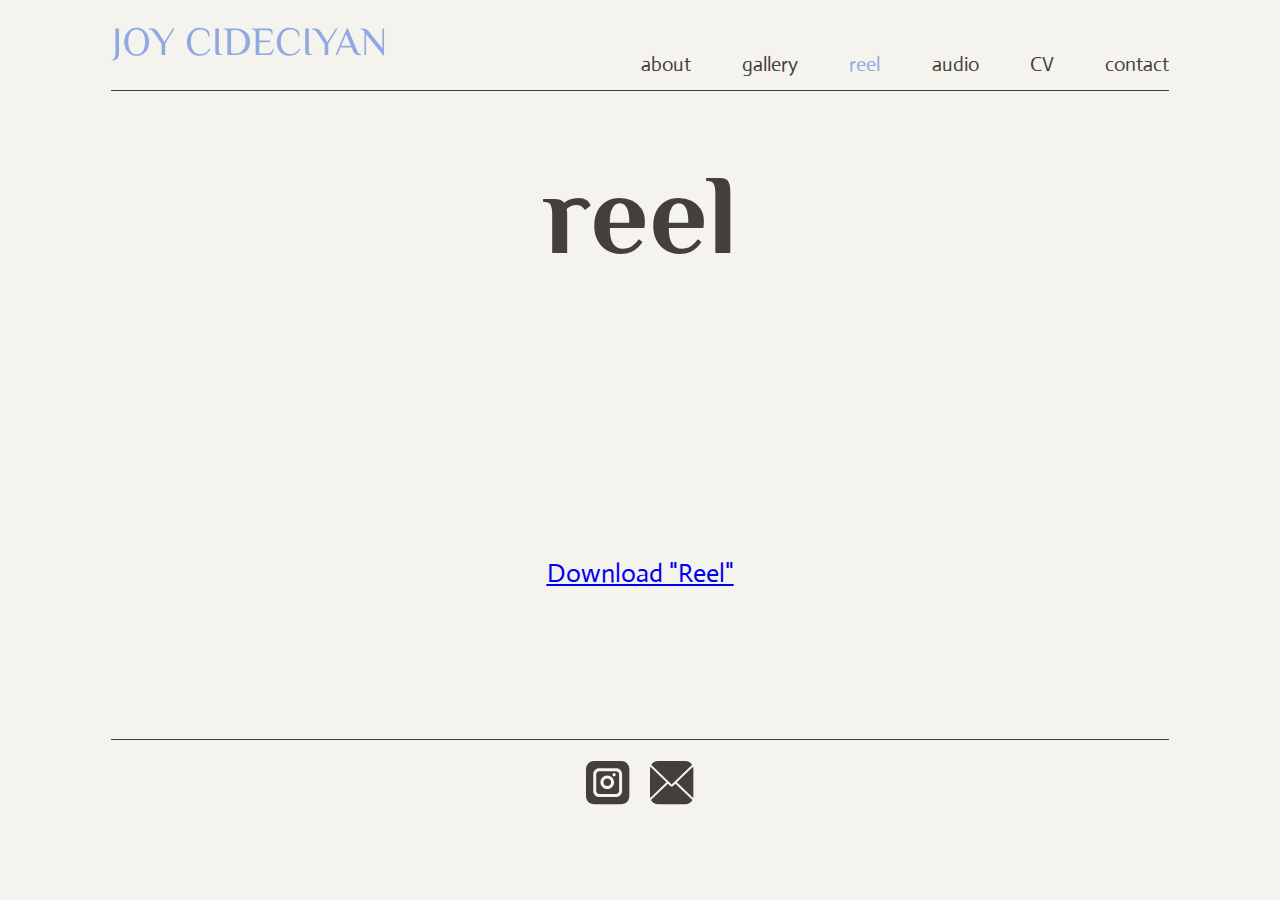
<file: Website/VSC/reel.html>
<!DOCTYPE html>
<html lang="en">
<head>
    <meta charset="UTF-8">
    <meta http-equiv="X-UA-Compatible" content="IE=edge">
    <meta name="viewport" content="width=device-width, initial-scale=1.0">
    <title>Joy Cideciyan</title>
    <link rel="preconnect" href="https://fonts.googleapis.com">
<link rel="preconnect" href="https://fonts.gstatic.com" crossorigin>
<link href="https://fonts.googleapis.com/css2?family=Actor&family=Philosopher&display=swap" rel="stylesheet">
    <link rel="stylesheet" href="styles.css">


</head>
<body>
    <div class="wrapper">
        <header class="top-line">
            <a href="index.html"><svg class="banner" width="274" height="34" viewBox="0 0 274 34" fill="none" xmlns="http://www.w3.org/2000/svg">
                <path d="M0.64 32.68C1.92 32.68 2.86667 32 3.48 30.64C4.12 29.28 4.44 27.36 4.44 24.88V1.6H8.04V24.88C8.04 26.96 7.81333 28.6133 7.36 29.84C6.93333 31.0933 6.18667 32.0133 5.12 32.6C4.05333 33.1867 2.56 33.48 0.64 33.48V32.68ZM25.6697 28.8C23.1897 28.8 21.003 28.1867 19.1097 26.96C17.243 25.7333 15.803 24.0533 14.7897 21.92C13.7764 19.7867 13.2697 17.4133 13.2697 14.8C13.2697 12.1867 13.7764 9.81333 14.7897 7.68C15.803 5.54667 17.243 3.86667 19.1097 2.64C21.003 1.41333 23.1897 0.8 25.6697 0.8C28.1497 0.8 30.323 1.41333 32.1897 2.64C34.083 3.86667 35.5364 5.54667 36.5497 7.68C37.563 9.81333 38.0697 12.1867 38.0697 14.8C38.0697 17.4133 37.563 19.7867 36.5497 21.92C35.5364 24.0533 34.083 25.7333 32.1897 26.96C30.323 28.1867 28.1497 28.8 25.6697 28.8ZM25.6697 27.2C27.403 27.2 28.8964 26.6933 30.1497 25.68C31.4297 24.6667 32.403 23.24 33.0697 21.4C33.7364 19.5333 34.0697 17.3333 34.0697 14.8C34.0697 12.2667 33.7364 10.08 33.0697 8.24C32.403 6.37333 31.4297 4.93333 30.1497 3.92C28.8964 2.90666 27.403 2.4 25.6697 2.4C23.9364 2.4 22.4297 2.90666 21.1497 3.92C19.8964 4.93333 18.9364 6.37333 18.2697 8.24C17.603 10.08 17.2697 12.2667 17.2697 14.8C17.2697 17.3333 17.603 19.5333 18.2697 21.4C18.9364 23.24 19.8964 24.6667 21.1497 25.68C22.4297 26.6933 23.9364 27.2 25.6697 27.2ZM43.8078 6.8C43.1145 5.81333 42.5278 5.04 42.0478 4.48C41.5678 3.92 40.9945 3.45333 40.3278 3.08C39.6878 2.68 38.9145 2.45333 38.0078 2.4V1.6H41.6078C42.9411 1.6 44.0611 2 44.9678 2.8C45.8745 3.57333 46.7545 4.64 47.6078 6L53.4078 15L61.7678 1.6H63.5678L54.2078 16.8V28H50.6078V17.08L43.8078 6.8ZM88.285 28.8C85.805 28.8 83.6183 28.2 81.725 27C79.8583 25.8 78.4183 24.1733 77.405 22.12C76.3917 20.04 75.885 17.7333 75.885 15.2C75.885 12.5867 76.4317 10.1733 77.525 7.96C78.645 5.74666 80.1517 4 82.045 2.72C83.965 1.44 86.045 0.8 88.285 0.8C90.4183 0.8 92.285 1.10667 93.885 1.72C95.5117 2.30667 96.7117 3.06667 97.485 4C97.9383 4.56 98.2183 5.30666 98.325 6.24C98.4317 7.14666 98.485 8.4 98.485 10H97.685C97.1783 7.41333 96.245 5.50666 94.885 4.28C93.525 3.02666 91.725 2.4 89.485 2.4C86.605 2.4 84.285 3.41333 82.525 5.44C80.765 7.46667 79.885 10.72 79.885 15.2C79.885 17.3067 80.2183 19.2667 80.885 21.08C81.5783 22.8933 82.645 24.3733 84.085 25.52C85.525 26.64 87.325 27.2 89.485 27.2C91.4317 27.2 93.125 26.7333 94.565 25.8C96.0317 24.8667 97.3383 23.4667 98.485 21.6L99.285 22.2C98.0583 24.6 96.5383 26.3067 94.725 27.32C92.9383 28.3067 90.7917 28.8 88.285 28.8ZM107.887 28C106.9 28 106.153 27.88 105.647 27.64C105.167 27.3733 104.82 26.9067 104.607 26.24C104.393 25.5733 104.287 24.56 104.287 23.2V1.6H107.887V23.2C107.887 24.56 108.073 25.5733 108.447 26.24C108.82 26.88 109.567 27.2 110.687 27.2H111.487V28H107.887ZM116.373 6.4C116.373 5.04 116.186 4.04 115.813 3.4C115.439 2.73333 114.693 2.4 113.573 2.4H112.773V1.6H123.253C128.426 1.6 132.333 2.74667 134.973 5.04C137.639 7.33333 138.973 10.5333 138.973 14.64C138.973 17.28 138.413 19.6133 137.293 21.64C136.173 23.64 134.506 25.2 132.293 26.32C130.106 27.44 127.439 28 124.293 28H116.373V6.4ZM124.173 26.6C126.146 26.6 127.919 26.12 129.493 25.16C131.093 24.1733 132.346 22.8 133.253 21.04C134.159 19.2533 134.613 17.1733 134.613 14.8C134.613 12.48 134.159 10.4267 133.253 8.64C132.373 6.85333 131.133 5.46667 129.533 4.48C127.933 3.49333 126.119 3 124.093 3C122.813 3 121.479 3.21333 120.093 3.64V26.08C121.586 26.4267 122.946 26.6 124.173 26.6ZM144.693 6.4C144.693 5.04 144.506 4.04 144.133 3.4C143.76 2.73333 143.013 2.4 141.893 2.4H141.093V1.6H158.133C160.4 1.6 161.533 2.66667 161.533 4.8V7.8H160.733C160.733 4.73333 159.066 3.2 155.733 3.2H148.293V13.6H159.093V15.2H148.293V26.4H155.293C157.133 26.4 158.573 26.0667 159.613 25.4C160.653 24.7333 161.48 23.6 162.093 22L162.893 22.2L161.493 26C161.013 27.3333 160.013 28 158.493 28H144.693V6.4ZM178.207 28.8C175.727 28.8 173.54 28.2 171.647 27C169.78 25.8 168.34 24.1733 167.327 22.12C166.314 20.04 165.807 17.7333 165.807 15.2C165.807 12.5867 166.354 10.1733 167.447 7.96C168.567 5.74666 170.074 4 171.967 2.72C173.887 1.44 175.967 0.8 178.207 0.8C180.34 0.8 182.207 1.10667 183.807 1.72C185.434 2.30667 186.634 3.06667 187.407 4C187.86 4.56 188.14 5.30666 188.247 6.24C188.354 7.14666 188.407 8.4 188.407 10H187.607C187.1 7.41333 186.167 5.50666 184.807 4.28C183.447 3.02666 181.647 2.4 179.407 2.4C176.527 2.4 174.207 3.41333 172.447 5.44C170.687 7.46667 169.807 10.72 169.807 15.2C169.807 17.3067 170.14 19.2667 170.807 21.08C171.5 22.8933 172.567 24.3733 174.007 25.52C175.447 26.64 177.247 27.2 179.407 27.2C181.354 27.2 183.047 26.7333 184.487 25.8C185.954 24.8667 187.26 23.4667 188.407 21.6L189.207 22.2C187.98 24.6 186.46 26.3067 184.647 27.32C182.86 28.3067 180.714 28.8 178.207 28.8ZM197.808 28C196.822 28 196.075 27.88 195.568 27.64C195.088 27.3733 194.742 26.9067 194.528 26.24C194.315 25.5733 194.208 24.56 194.208 23.2V1.6H197.808V23.2C197.808 24.56 197.995 25.5733 198.368 26.24C198.742 26.88 199.488 27.2 200.608 27.2H201.408V28H197.808ZM206.855 6.8C206.161 5.81333 205.575 5.04 205.095 4.48C204.615 3.92 204.041 3.45333 203.375 3.08C202.735 2.68 201.961 2.45333 201.055 2.4V1.6H204.655C205.988 1.6 207.108 2 208.015 2.8C208.921 3.57333 209.801 4.64 210.655 6L216.455 15L224.815 1.6H226.615L217.255 16.8V28H213.655V17.08L206.855 6.8ZM248.536 28.2C247.256 28.2 245.99 27.8533 244.736 27.16C243.483 26.44 242.483 25.0533 241.736 23L240.736 20.4H229.536L226.336 28H224.536L235.736 1.6H236.936L245.736 23C246.403 24.5467 247.03 25.6133 247.616 26.2C248.203 26.76 249.043 27.0933 250.136 27.2V28C249.656 28.1333 249.123 28.2 248.536 28.2ZM239.936 18.8L235.136 7.2L230.136 18.8H239.936ZM255.047 28H253.447V6.4C253.447 5.12 253.167 4.13333 252.607 3.44C252.074 2.74667 251.154 2.4 249.847 2.4H249.447V1.6H252.047C253.274 1.6 254.314 1.8 255.167 2.2C256.02 2.6 256.78 3.2 257.447 4L271.447 21.4V1.6H273.047V28.4H272.247L255.047 7V28Z" fill="#90A9E1"/>
                </svg>
                </a>
            <nav>
                <ul>
                    <li class="space-between"><a href="about.html">about</a></li>
                    <li><a href="gallery.html">gallery</a></li>
                    <li><a href="reel.html" class="active">reel</a></li>
                    <li><a href="audio.html">audio</a></li>
                    <li><a href="CV.html">CV</a></li>
                    <li><a href="contact.html">contact</a></li>
                </ul>
            </nav>
        </header>

    <main class="reel">
        <h2 class="reel-name">
            reel
        </h2>
        <iframe class="iframe" width="560" height="315" src="https://www.youtube.com/embed/erWl561-0r4" title="YouTube video player" frameborder="0" allow="accelerometer; autoplay; clipboard-write; encrypted-media; gyroscope; picture-in-picture; web-share" allowfullscreen></iframe>
        <p class="download-reel">
            <a href="../images/Showreel.mp4" download="Showreel">Download "Reel"</a>
        </p>
    </main>


    <footer class="bottom-line">
        <a href="https://www.instagram.com/frosting_5">
            <svg width="44" height="44" viewBox="0 0 44 44" fill="none" xmlns="http://www.w3.org/2000/svg">
            <path fill-rule="evenodd" clip-rule="evenodd" d="M0 8C0 3.58172 3.58172 0 8 0H35.3469C39.7652 0 43.3469 3.58172 43.3469 8V35.3469C43.3469 39.7652 39.7652 43.3469 35.3469 43.3469H8C3.58172 43.3469 0 39.7652 0 35.3469V8ZM30.1224 10.2245H13.2245C11.5676 10.2245 10.2245 11.5676 10.2245 13.2245V30.1224C10.2245 31.7793 11.5676 33.1224 13.2245 33.1224H30.1224C31.7793 33.1224 33.1224 31.7793 33.1224 30.1224V13.2245C33.1224 11.5676 31.7793 10.2245 30.1224 10.2245ZM13.2245 7.22449C9.91078 7.22449 7.22449 9.91078 7.22449 13.2245V30.1224C7.22449 33.4362 9.91078 36.1224 13.2245 36.1224H30.1224C33.4362 36.1224 36.1224 33.4362 36.1224 30.1224V13.2245C36.1224 9.91078 33.4362 7.22449 30.1224 7.22449H13.2245ZM25.0952 21.2721C25.0952 23.3836 23.3836 25.0952 21.2721 25.0952C19.1607 25.0952 17.449 23.3836 17.449 21.2721C17.449 19.1607 19.1607 17.449 21.2721 17.449C23.3836 17.449 25.0952 19.1607 25.0952 21.2721ZM28.0952 21.2721C28.0952 25.0404 25.0404 28.0952 21.2721 28.0952C17.5038 28.0952 14.449 25.0404 14.449 21.2721C14.449 17.5038 17.5038 14.449 21.2721 14.449C25.0404 14.449 28.0952 17.5038 28.0952 21.2721ZM28.0952 15.2517C28.9819 15.2517 29.7007 14.5329 29.7007 13.6463C29.7007 12.7596 28.9819 12.0408 28.0952 12.0408C27.2086 12.0408 26.4898 12.7596 26.4898 13.6463C26.4898 14.5329 27.2086 15.2517 28.0952 15.2517Z" fill="#453F3B"/>
            </svg>
            </a>
        <a href="mailto:joycid21@gmail.com">
            <svg width="44" height="44" viewBox="0 0 44 44" fill="none" xmlns="http://www.w3.org/2000/svg">
            <path fill-rule="evenodd" clip-rule="evenodd" d="M0 8C0 7.20763 0.115199 6.44216 0.329763 5.71943L16.4806 21.2721L0.167107 36.9814C0.057567 36.4538 0 35.9071 0 35.3469V8ZM0.905292 39.0471C2.24086 41.6027 4.91674 43.3469 8 43.3469H35.3469C38.4302 43.3469 41.1061 41.6027 42.4417 39.0471L25.4247 22.6604L23.0608 24.9367C22.2863 25.6825 21.0607 25.6825 20.2862 24.9367L17.9223 22.6604L0.905292 39.0471ZM26.8663 21.2721L43.1798 36.9814C43.2894 36.4538 43.3469 35.9071 43.3469 35.3469V8C43.3469 7.20763 43.2317 6.44216 43.0172 5.71943L26.8663 21.2721ZM21.6735 23.4961L1.20108 3.78193C2.61265 1.5115 5.12981 0 8 0H35.3469C38.2171 0 40.7343 1.5115 42.1459 3.78193L21.6735 23.4961Z" fill="#453F3B"/>
            </svg>
            </a>
        
    </footer>
</div>

</body>
</html>
</file>
<file: Website/VSC/styles.css>
html {
    font-size: 65%;
    background-color: rgba(244, 243, 238, 1);
}

body {
    margin: 0;
    font-family: 'Philosopher'
}

.wrapper {
    margin: auto;
    margin-left: 20px;
    margin-right: 20px;
    color: rgba(69, 63, 59, 1);
    justify-content: center;
    display: grid;
}

header {
    display: flex;
    justify-content: space-between;
    align-items: center;
    max-width: 1200px;
}

header.top-line {
    border-bottom: solid;
    border-bottom-color: rgba(69, 63, 59, 1);
    border-bottom-width: 1px;
    display: flex;
}

svg.banner {
    width: 100%;
}

div ul {
    padding: 0;
}

div ul li {
    list-style-type: none;
    font-size: 2rem;
    font-family: 'Actor';
}

nav {
    margin-top: 4vw;
    margin-bottom: 1vw;
}

nav ul {
    display: flex;
    list-style-type: none;
    gap: 4vw;
    margin: 0;
}

nav ul li a {
    text-decoration: none;
    font-size: 1.55vw;
    color: rgba(69, 63, 59, 1);
}

nav ul li a.active {
    color: rgba(144, 169, 225, 1);
}

li.space-between {
    margin-left: 20vw;
}

main.home{
    margin: 5em;
    margin-top: 10em;
    margin-left: 7.2em;
    max-width: 60em;
}

.name {
    font-size: 5vw;
    margin: 0;
}

.occupation {
    font-size: 4vw;
    margin: 0;
    color: rgba(193, 75, 128, 1);
}

p {
    font-family: 'Actor';
    font-size: 2vw;
    max-width: 20em;
}

p span {
    color: rgba(193, 75, 128, 1)
}

.cta-btns {
    text-decoration: none;
    font-size: 1.5vw;
    color: rgba(69, 63, 59, 1);
    padding: 1vw;
}

.box {
    border-width: .4vw;
    border-style: solid;
    padding: 1vw;
    max-width: 21vw;
    margin-left: 4vw;
}

.linear-gradient {
    border-image: linear-gradient(to right,
    rgba(193, 75, 128, 1),rgba(144, 169, 225, 1)) 1;
}

footer {
    max-width: 1200px;
    display: flex;
    gap: 2em;
    justify-content: center;
}

footer.bottom-line {
    border-top: solid;
    padding: 2em;
    border-top-width: 1px;
    justify-content: center;
}



















/* about page */























main.about {
    max-width: 70vw;
    margin: auto;
    margin-top: 9em;
}

h1.about-name {
    font-size: 5vw;
    margin: auto;
}

p.first {
    font-size: 2vw;
}











div.second-group {
    display: flex;
    justify-content: space-between;
}

.image {
    flex-basis: 70%;
    margin-left: 2vw;
}

.second-group img {
    max-width: 80%;
}

p.second {
    margin-top: auto;
    margin-bottom: auto; 
    text-align: right; 
    font-size: 2vw; 
    margin-left: 3vw;
}



















p.third {
    margin-right: 1em;
    margin-top: auto;
    margin-bottom: auto;
    font-size: 2vw;
}

div.third-group {
    display: flex;
    text-align: left;
    justify-content: space-between;
    font-size: 2vw;
    margin-top: 3vw;
}

.image-2 {
    flex-basis: 90%;  
    margin-left: 3vw;
    margin-top: 3vw; 
}

.third-group img {
    max-width: 70%;
}



p.fourth {
    text-align: center;
    align-items: center;
    margin: auto;
    margin-top: 3em;
    margin-bottom: 3em;
    font-size: 2vw;
}

img.headshot-about-first {
    margin-left: -20em;
    transition: 700ms;
    max-width: 250px;
    width: 100%;
    height: auto;
    position: absolute;
}

img.headshot-about-first:hover {
   transform: translate(20px, -20px);
}

svg.background-box {
    width: 100%;
    max-width: 250px;
    height: auto;
    margin-top: 3em;
    position: relative;
}

.third-group {
    display: flex;
}

.theatre-pic:hover {
    transform: translate(-20px, -20px);
}

svg.background-box-2 {
    margin-right: -1em;
    max-width: 250px;
    width: 100%;
    height: auto;
    padding-top: 6vw;
    padding-left: 3vw;
    padding-right: 3vw;
    padding-bottom: 3vw;
}

















/* gallery page*/


















main.gallery {
    width: 60vw;
    padding-top: 3em;
    margin: auto;
}

div.row {
    display: flex;
    justify-content: space-between;
    gap: 1em;
}

.column {
    flex-basis: 60%;
}

.column img {
    max-width: 100%;
    margin: 0.5em;
}
  
@media screen and (max-width: 800px) {
    .column {
      -ms-flex: 50%;
      flex: 50%;
      max-width: 50%;
    }
  }

@media screen and (max-width: 600px) {
    .column {
      -ms-flex: 100%;
      flex: 100%;
      max-width: 100%;
    }
  }


















/* audio page*/































  















/* reel page */

















main.reel {
    max-width: 900px;
    justify-content: center;
    margin: auto;
}

h2.reel-name{
    font-size: 9vw;
    margin: auto;
    text-align: center;
    margin-top: 0.5em;
    margin-bottom: 0.5em;
}

.download-reel {
    text-decoration: underline;
    color: rgba(193, 75, 128, 1);
    text-align: center;
    margin: auto;
    margin-bottom: 3em;
    margin-top: 2em;
}

iframe {
    width: 100%;
    height: 100%;
    aspect-ratio: 16 / 9;
}




















/* CV page*/











div ul li.CV {
    list-style-type: none;
    font-size: 2vw;
    font-family: 'Actor';
}


.work-experience {
    display: flex;
    gap: 20vw;
    margin-top: 2vw;
}

h2.theatre-title {
    font-size: 2.5vw;
    list-style: none;
}

h2.film-title {
    font-size: 2.5vw;
}

div a p{
    font-size: 1.7vw;
    color: rgba(193, 75, 128, 1);
    text-decoration: underline;
    margin-top: 6em;
    margin-bottom: 2em;
}

h3 {
    font-size: 3vw;
    font-family: 'Philosopher';
}

div.skills p {
    font-size: 2vw;

}

.skill {
    display: flex;
    justify-content: left;
    justify-content: center;
}

svg.circles {
    margin: auto;
    width: auto;
    height: auto;
}

div.skills p {
    margin-top: 0.5vw;
    margin-bottom: 0.5vw;
}

h1.name {
    margin-top: 1em;
}





















/* contact page */























.contact-detail {
    display: flex;
    gap: 6em;
}

p.information a {
    font-size: 2vw;
    text-align: center;
    text-decoration: none;
    color: rgba(69, 63, 59, 1);
}

.insta-icon {
    padding-left: 3em;
    padding-top: 2em;
    padding-bottom: 1em;
}

.email-icon {
    padding-left: 3em;
    padding-top: 2em;
    padding-bottom: 1em;
}

.linked-in{
    padding-left: 3em;
    padding-top: 1em;
    padding-bottom: 1em;
}

.phone-icon{
    padding-left: 3em;
    padding-top: 1em;
    padding-bottom: 1em;
}

footer.bottom-line {
    margin-top: 7em;
}
</file>
